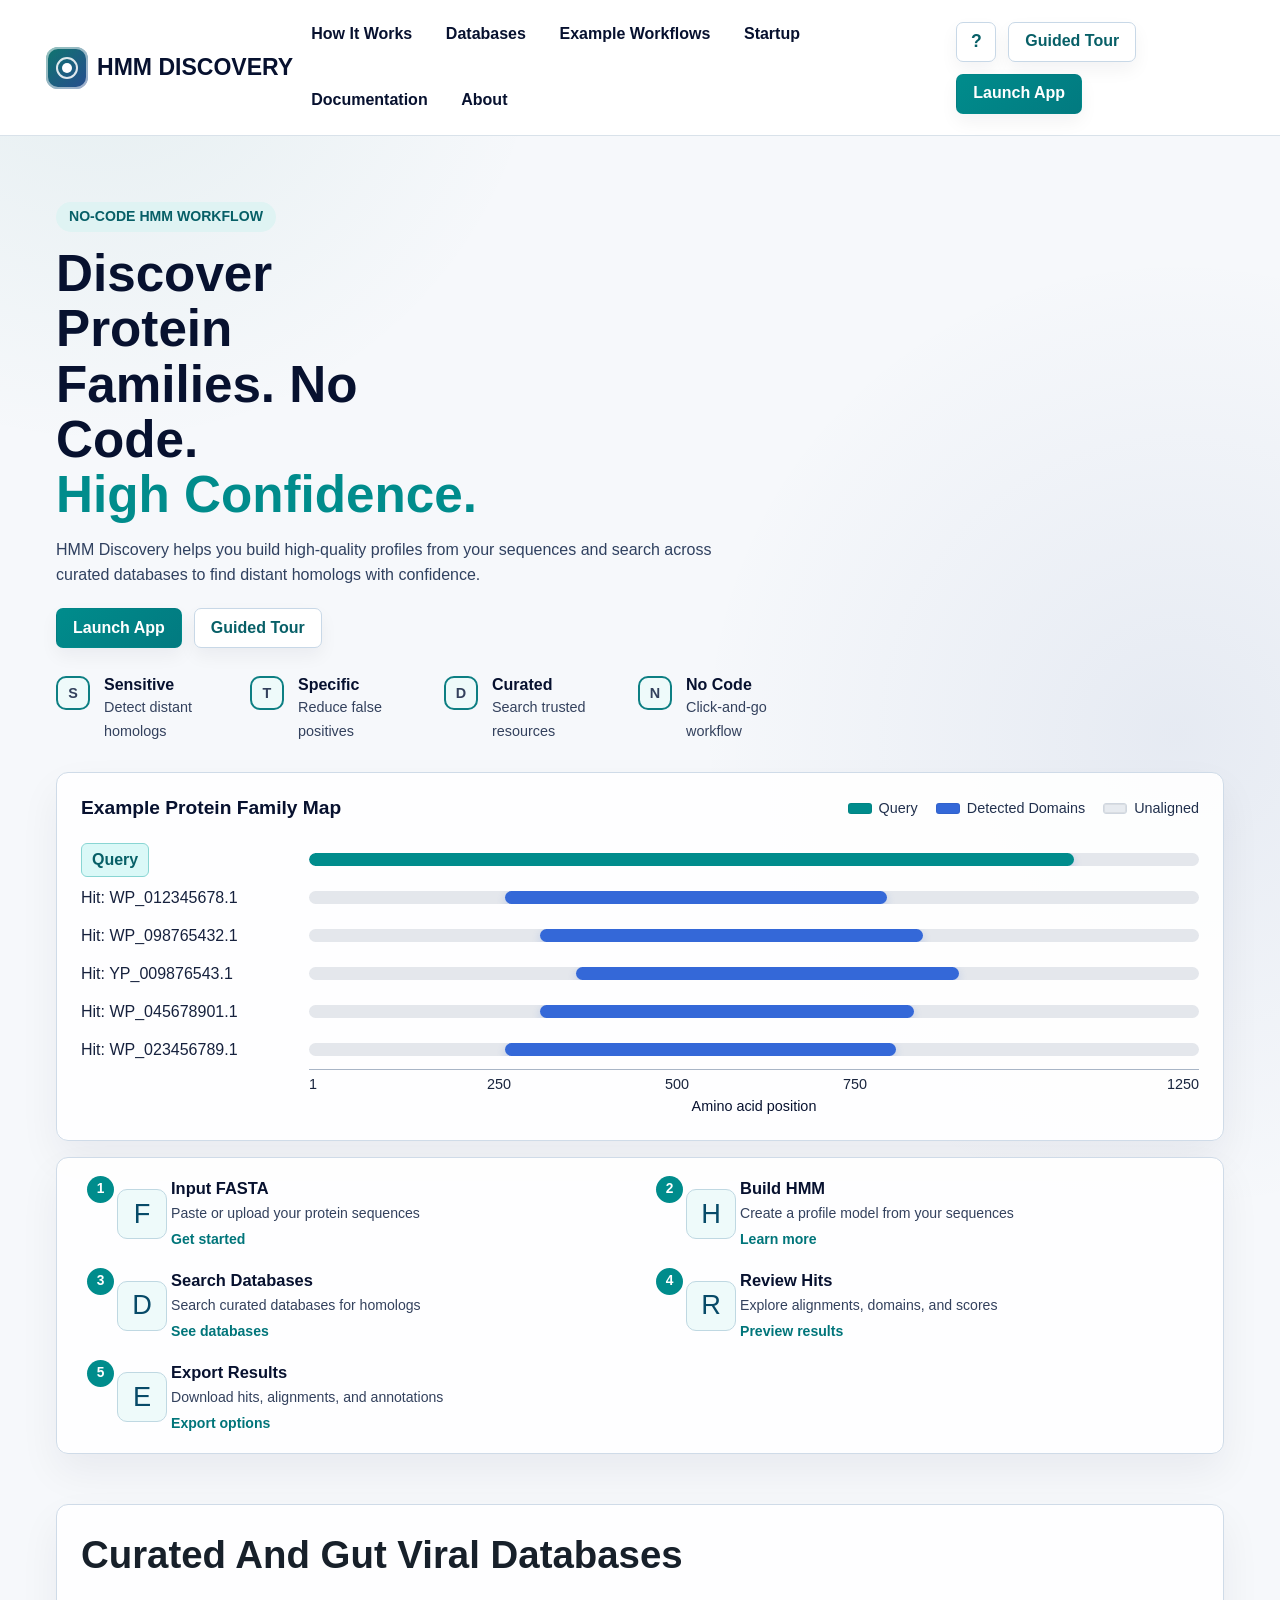
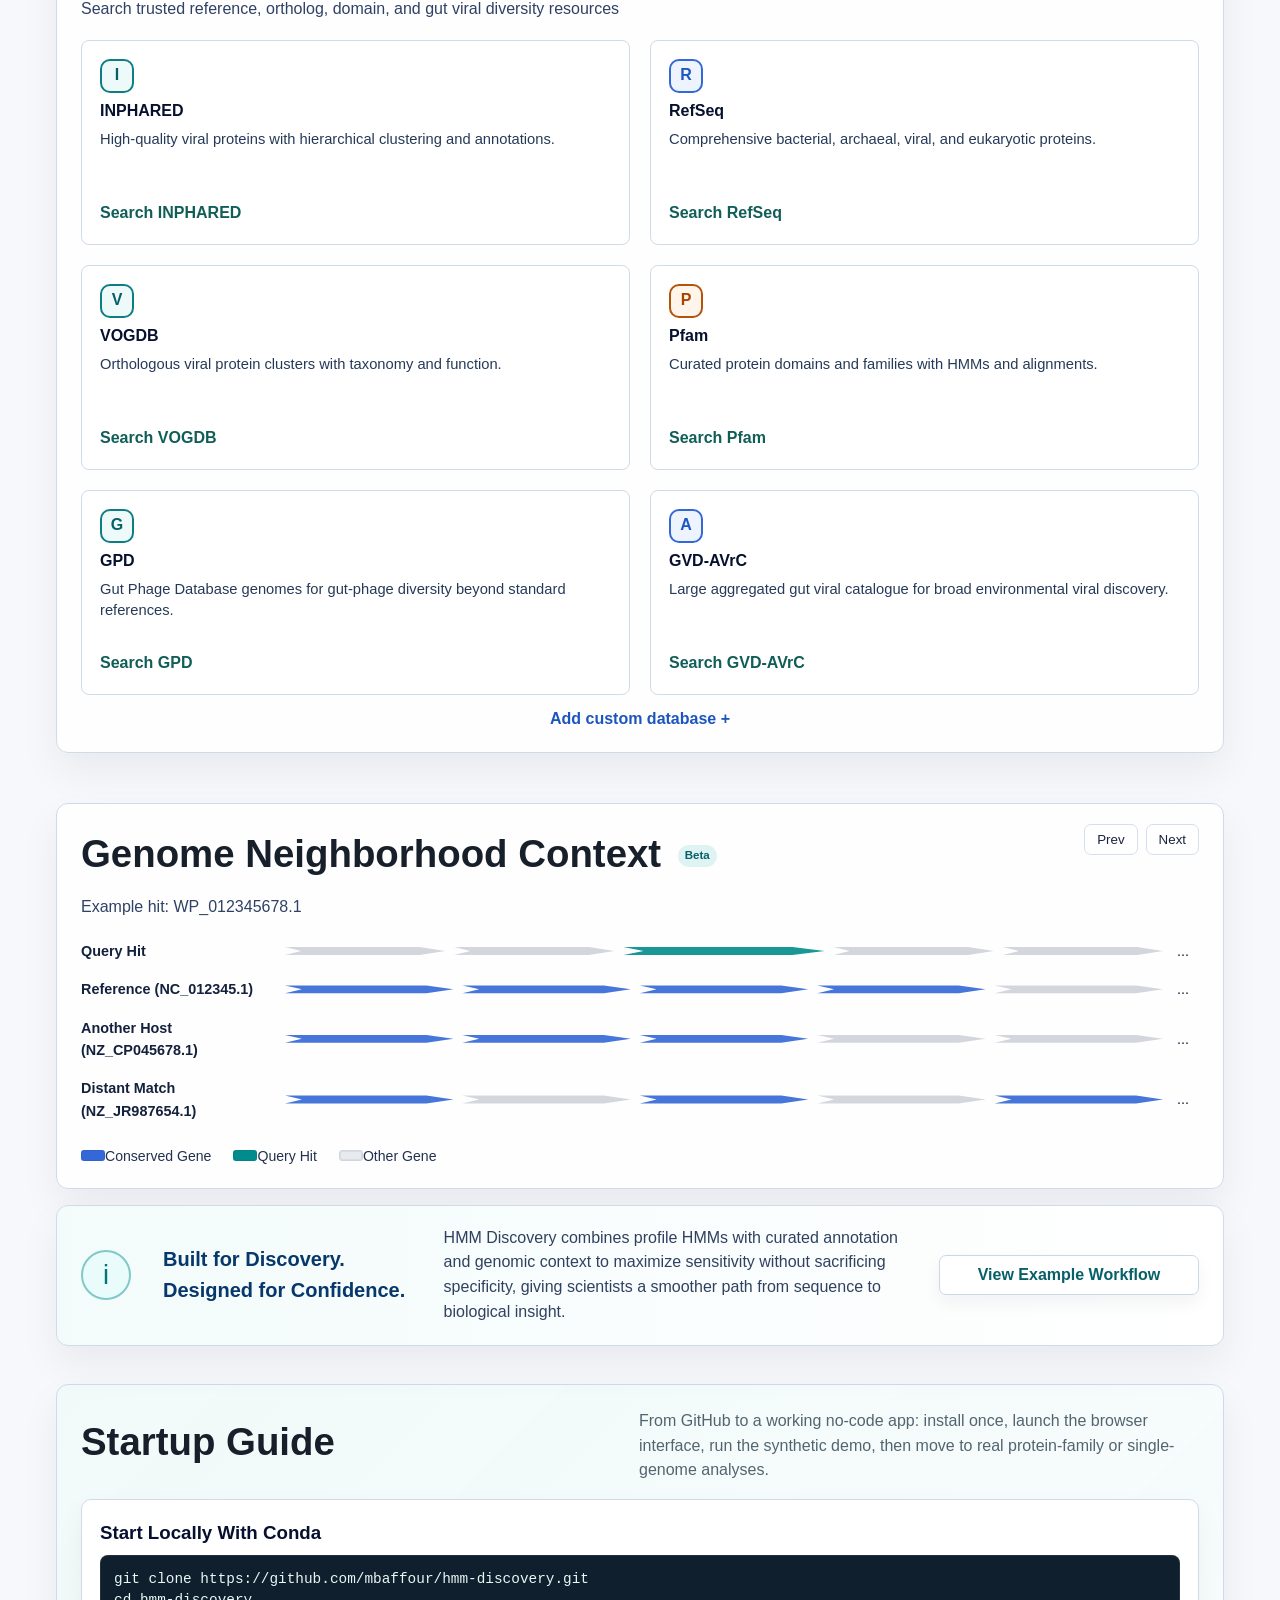
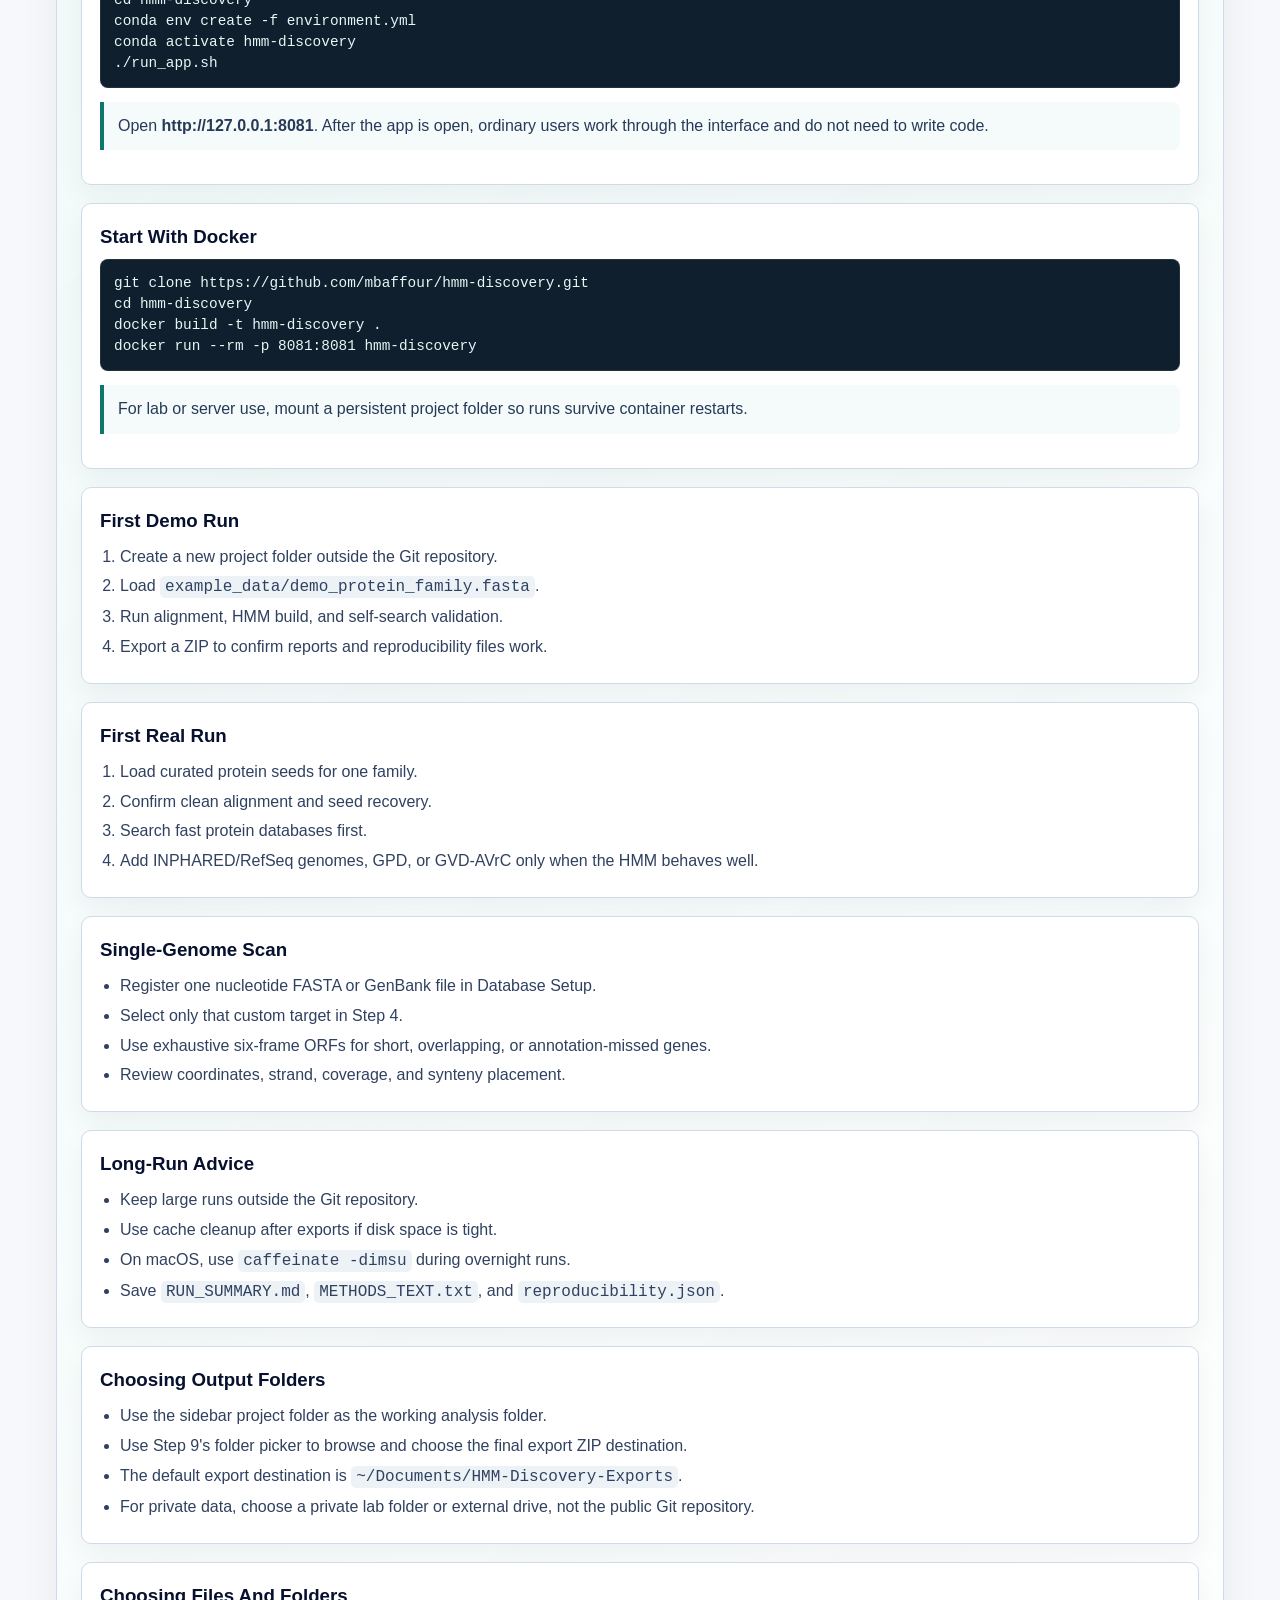
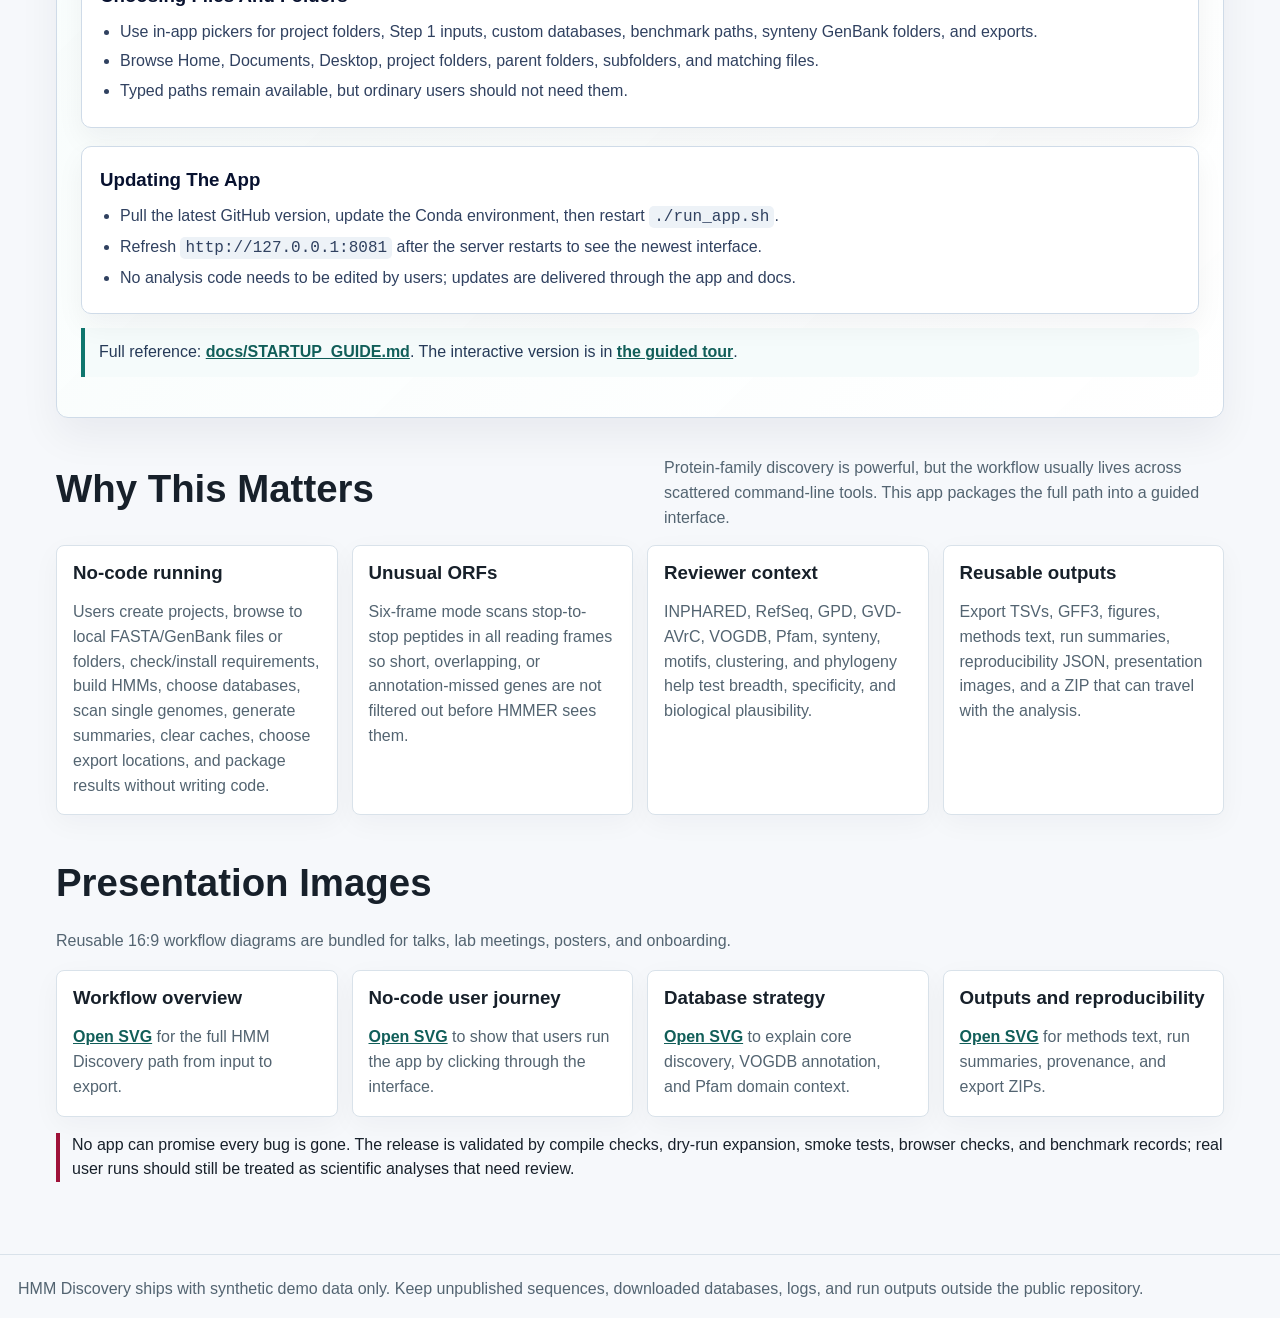
<file: www/index.html>
<!doctype html>
<html lang="en">
<head>
  <meta charset="utf-8">
  <meta name="viewport" content="width=device-width, initial-scale=1">
  <title>HMM Discovery | Protein Family Discovery App</title>
  <style>
    :root {
      --ink: #17202a;
      --muted: #536471;
      --line: #d9e2ea;
      --paper: #ffffff;
      --wash: #f6f8fb;
      --wash-2: #eef5f5;
      --accent: #0f766e;
      --accent-dark: #115e59;
      --blue: #284b8f;
      --gold: #9a6700;
      --copper: #b45309;
      --danger: #9f1239;
      --shadow: 0 18px 50px rgba(23, 32, 42, 0.08);
    }
    * { box-sizing: border-box; }
    html { scroll-behavior: smooth; }
    body {
      margin: 0;
      font-family: -apple-system, BlinkMacSystemFont, "Segoe UI", sans-serif;
      color: var(--ink);
      background:
        radial-gradient(circle at 8% 0%, rgba(15,118,110,0.08), transparent 28rem),
        radial-gradient(circle at 92% 12%, rgba(40,75,143,0.08), transparent 30rem),
        var(--wash);
      line-height: 1.55;
      overflow-wrap: anywhere;
      overflow-x: hidden;
    }
    a { color: var(--accent-dark); font-weight: 700; }
    header {
      background: var(--paper);
      border-bottom: 1px solid var(--line);
      position: sticky;
      top: 0;
      z-index: 10;
    }
    .nav {
      max-width: 1180px;
      margin: 0 auto;
      padding: 12px 18px;
      display: flex;
      align-items: center;
      justify-content: space-between;
      gap: 14px;
    }
    .brand {
      display: inline-flex;
      align-items: center;
      gap: 9px;
      font-weight: 850;
      font-size: 1.05rem;
      white-space: nowrap;
    }
    .brand-mark {
      width: 29px;
      height: 29px;
      border-radius: 7px;
      display: inline-grid;
      place-items: center;
      color: white;
      background: linear-gradient(135deg, var(--accent), var(--blue));
      font-weight: 900;
    }
    .links { display: flex; flex-wrap: wrap; gap: 8px; font-size: 0.9rem; }
    .links a {
      text-decoration: none;
      color: var(--muted);
      padding: 6px 8px;
      border-radius: 6px;
    }
    .links a:hover { color: var(--ink); background: var(--wash); }
    main { max-width: 1180px; margin: 0 auto; padding: 24px 18px 54px; }
    .hero {
      min-height: min(760px, 76vh);
      display: grid;
      grid-template-columns: minmax(0, 1fr) minmax(300px, 520px);
      gap: 34px;
      align-items: center;
      padding: 18px 0 26px;
    }
    .hero > *,
    main > *,
    section,
    .visual,
    .card,
    .rail-step,
    .db-chip {
      min-width: 0;
      max-width: 100%;
    }
    h1 {
      font-size: clamp(2.4rem, 7vw, 5.4rem);
      line-height: 0.97;
      letter-spacing: 0;
      margin: 0 0 16px;
      max-width: 9ch;
    }
    h2 { margin: 0 0 12px; font-size: clamp(1.6rem, 3vw, 2.4rem); }
    h3 { margin: 0 0 8px; }
    p { color: var(--muted); }
    .lead { font-size: 1.12rem; max-width: 700px; }
    .actions { display: flex; flex-wrap: wrap; gap: 10px; margin-top: 22px; }
    .button {
      display: inline-flex;
      align-items: center;
      justify-content: center;
      min-height: 42px;
      border: 1px solid var(--accent);
      border-radius: 6px;
      padding: 9px 13px;
      text-decoration: none;
      background: var(--accent);
      color: white;
      box-shadow: 0 8px 22px rgba(15,118,110,0.2);
    }
    .button.secondary { background: var(--paper); color: var(--accent-dark); }
    .button:hover { transform: translateY(-1px); }
    .visual {
      background: var(--paper);
      border: 1px solid var(--line);
      border-radius: 8px;
      padding: 14px;
      box-shadow: var(--shadow);
      overflow: hidden;
    }
    .visual img { width: 100%; height: auto; display: block; }
    .science-map {
      display: grid;
      gap: 12px;
    }
    .map-top {
      display: flex;
      align-items: center;
      justify-content: space-between;
      gap: 10px;
      min-height: 44px;
    }
    .mini-title { font-weight: 850; }
    .mini-status {
      color: var(--accent-dark);
      background: #e6f4f1;
      border: 1px solid #b9ded8;
      border-radius: 999px;
      padding: 4px 9px;
      font-size: 0.8rem;
      font-weight: 800;
      white-space: nowrap;
    }
    .workflow-rail {
      display: grid;
      grid-template-columns: repeat(5, minmax(0, 1fr));
      gap: 8px;
      margin: 12px 0 4px;
    }
    .rail-step {
      border: 1px solid var(--line);
      border-radius: 8px;
      padding: 10px 8px;
      min-height: 92px;
      background: #fbfdff;
    }
    .rail-step strong { display: block; font-size: 0.88rem; line-height: 1.15; }
    .rail-step span { display: block; color: var(--muted); font-size: 0.76rem; line-height: 1.25; margin-top: 5px; }
    .protein-track {
      position: relative;
      min-height: 172px;
      border: 1px solid var(--line);
      border-radius: 8px;
      background:
        linear-gradient(90deg, rgba(15,118,110,0.09), rgba(40,75,143,0.07)),
        repeating-linear-gradient(90deg, transparent 0 54px, rgba(23,32,42,0.04) 54px 55px);
      overflow: hidden;
      padding: 18px;
    }
    .gene {
      position: absolute;
      height: 26px;
      border-radius: 999px 8px 8px 999px;
      background: var(--accent);
      box-shadow: 0 8px 18px rgba(15,118,110,0.18);
    }
    .gene.blue { background: var(--blue); }
    .gene.gold { background: var(--gold); }
    .gene.copper { background: var(--copper); }
    .hit-window {
      position: absolute;
      left: 37%;
      top: 18px;
      width: 27%;
      height: 136px;
      border: 2px dashed rgba(159,18,57,0.48);
      border-radius: 8px;
      background: rgba(255,255,255,0.52);
    }
    .hit-window span {
      position: absolute;
      left: 10px;
      bottom: 8px;
      font-size: 0.76rem;
      font-weight: 800;
      color: var(--danger);
    }
    .db-strip {
      display: grid;
      grid-template-columns: repeat(4, minmax(0, 1fr));
      gap: 8px;
    }
    .db-chip {
      min-height: 62px;
      border: 1px solid var(--line);
      background: #fbfcfe;
      border-radius: 8px;
      padding: 9px;
    }
    .db-chip strong { display: block; font-size: 0.86rem; line-height: 1.15; }
    .db-chip span { display: block; color: var(--muted); font-size: 0.74rem; margin-top: 4px; line-height: 1.2; }
    section { margin-top: 34px; }
    .section-head {
      display: flex;
      align-items: end;
      justify-content: space-between;
      gap: 18px;
      margin-bottom: 14px;
    }
    .section-head p { margin: 0; max-width: 560px; }
    .grid { display: grid; grid-template-columns: repeat(auto-fit, minmax(245px, 1fr)); gap: 14px; }
    .card {
      background: var(--paper);
      border: 1px solid var(--line);
      border-radius: 8px;
      padding: 16px;
      min-width: 0;
      min-height: 142px;
      box-shadow: 0 8px 28px rgba(23, 32, 42, 0.04);
    }
    .card h3 { line-height: 1.2; }
    .card p { margin-bottom: 0; }
    .tag {
      display: inline-block;
      border: 1px solid var(--line);
      border-radius: 999px;
      padding: 3px 9px;
      margin: 2px 4px 2px 0;
      font-size: 0.82rem;
      color: var(--muted);
      background: #fbfcfe;
      max-width: 100%;
    }
    .steps { counter-reset: step; }
    .step {
      display: grid;
      grid-template-columns: 44px 1fr;
      gap: 12px;
      margin: 12px 0;
      padding: 12px;
      background: rgba(255,255,255,0.62);
      border: 1px solid var(--line);
      border-radius: 8px;
    }
    .step::before {
      counter-increment: step;
      content: counter(step);
      width: 34px;
      height: 34px;
      border-radius: 999px;
      background: var(--blue);
      color: white;
      display: grid;
      place-items: center;
      font-weight: 800;
    }
    .note { border-left: 4px solid var(--gold); padding-left: 12px; color: var(--ink); }
    .risk { border-left-color: var(--danger); }
    footer { border-top: 1px solid var(--line); padding: 22px 18px; color: var(--muted); }
    code {
      font-family: ui-monospace, SFMono-Regular, Menlo, Consolas, monospace;
      background: #edf2f7;
      border-radius: 5px;
      padding: 2px 5px;
    }
    @media (max-width: 800px) {
      .hero { grid-template-columns: 1fr; min-height: auto; }
      .links { display: none; }
      h1 { max-width: none; }
      .workflow-rail, .db-strip { grid-template-columns: 1fr 1fr; }
      .section-head { display: block; }
    }
    @media (max-width: 520px) {
      main { padding-inline: 14px; width: 100%; }
      h1 { font-size: 2.35rem; line-height: 1.03; }
      .workflow-rail, .db-strip { grid-template-columns: 1fr; }
      .actions .button { width: 100%; }
      .lead { font-size: 1rem; }
      .tag { font-size: 0.78rem; }
      .visual { padding: 10px; }
      .rail-step { min-height: 74px; }
    }
    .brand { text-transform: uppercase; letter-spacing: 0; font-size: clamp(1.05rem, 1.8vw, 1.65rem); color: #07112f; }
    .brand-mark { width: 42px; height: 42px; border-radius: 12px; font-size: 0; position: relative; box-shadow: inset 0 0 0 2px rgba(255,255,255,0.55); }
    .brand-mark::before,
    .brand-mark::after {
      content: "";
      position: absolute;
      inset: 10px;
      border: 2px solid rgba(255,255,255,0.86);
      border-radius: 50%;
    }
    .brand-mark::after { inset: 16px; background: white; border: 0; }
    .nav { max-width: 1880px; padding: 14px 46px; }
    .links { gap: clamp(10px, 2vw, 34px); font-size: 1rem; }
    .links a { color: #07112f; padding: 8px 4px; }
    .nav-actions { display: flex; align-items: center; gap: 12px; flex-wrap: wrap; }
    .icon-button,
    .nav-button {
      min-height: 40px;
      border: 1px solid #c8d8e7;
      border-radius: 7px;
      display: inline-flex;
      align-items: center;
      justify-content: center;
      text-decoration: none;
      color: #075f67;
      background: #ffffff;
      font-weight: 800;
      box-shadow: 0 8px 18px rgba(15, 23, 42, 0.05);
    }
    .icon-button { width: 40px; font-size: 1.1rem; }
    .nav-button { padding: 0 16px; white-space: nowrap; }
    .nav-button.primary { background: linear-gradient(135deg, #008c8c, #027a80); color: white; border-color: transparent; }
    main.showcase-main { max-width: 1880px; padding: 32px 56px 56px; }
    .showcase {
      display: grid;
      gap: 16px;
      min-height: calc(100vh - 112px);
    }
    .showcase-hero {
      display: grid;
      grid-template-columns: minmax(360px, 0.78fr) minmax(520px, 1.22fr);
      gap: 28px;
      align-items: stretch;
    }
    .eyebrow {
      display: inline-flex;
      align-items: center;
      min-height: 28px;
      border-radius: 999px;
      padding: 4px 13px;
      color: #075f67;
      background: #dff3f3;
      font-weight: 900;
      font-size: 0.88rem;
      letter-spacing: 0;
    }
    .hero-copy h1 {
      margin: 14px 0 16px;
      max-width: 12ch;
      color: #07112f;
      font-size: clamp(2.4rem, 4vw, 4.25rem);
      line-height: 1.08;
      font-weight: 900;
    }
    .hero-copy h1 span { color: #008c8c; white-space: nowrap; }
    .hero-copy .lead { max-width: 690px; color: #304160; font-size: clamp(1rem, 1.25vw, 1.28rem); line-height: 1.55; }
    .hero-actions {
      display: flex;
      flex-wrap: wrap;
      gap: 12px;
      margin-top: 20px;
    }
    .hero-features {
      display: grid;
      grid-template-columns: repeat(4, minmax(0, 1fr));
      gap: 16px;
      margin-top: 28px;
      max-width: 760px;
    }
    .feature {
      display: grid;
      grid-template-columns: 38px minmax(0, 1fr);
      gap: 10px;
      align-items: start;
      min-width: 0;
    }
    .feature-icon,
    .db-icon {
      width: 34px;
      height: 34px;
      border-radius: 10px;
      display: grid;
      place-items: center;
      color: #075f67;
      border: 2px solid #0d7f83;
      font-weight: 900;
      background: #eefafa;
    }
    .feature strong,
    .db-card strong { display: block; color: #07112f; line-height: 1.16; }
    .feature span { color: #33415d; font-size: 0.9rem; line-height: 1.25; }
    .panel {
      background: rgba(255,255,255,0.92);
      border: 1px solid #cfdbe8;
      border-radius: 12px;
      box-shadow: 0 18px 40px rgba(7,17,47,0.06);
      min-width: 0;
      overflow: hidden;
    }
    .protein-map { padding: 20px 24px 22px; }
    .panel-title {
      display: flex;
      justify-content: space-between;
      align-items: center;
      gap: 18px;
      margin-bottom: 18px;
    }
    .panel-title h2,
    .panel-title h3 { margin: 0; color: #07112f; font-size: 1.2rem; }
    .legend { display: flex; gap: 18px; flex-wrap: wrap; color: #22314e; font-size: 0.9rem; }
    .legend span { display: inline-flex; align-items: center; gap: 7px; white-space: nowrap; }
    .swatch { width: 24px; height: 11px; border-radius: 3px; background: #008c8c; display: inline-block; box-shadow: inset 0 0 0 1px rgba(0,0,0,0.06); }
    .swatch.blue { background: #3468d8; }
    .swatch.gray { background: #e7ebf0; border: 1px solid #cfd6df; }
    .map-row {
      display: grid;
      grid-template-columns: 210px minmax(0, 1fr);
      gap: 18px;
      align-items: center;
      min-height: 38px;
    }
    .map-label { color: #16213d; white-space: nowrap; overflow: hidden; text-overflow: ellipsis; }
    .query-label {
      display: inline-flex;
      padding: 4px 10px;
      border-radius: 6px;
      background: #daf8f7;
      border: 1px solid #89d5d3;
      color: #075f67;
      font-weight: 900;
      width: max-content;
    }
    .track {
      height: 13px;
      border-radius: 999px;
      background: #e4e7ec;
      position: relative;
      overflow: hidden;
    }
    .segment {
      position: absolute;
      top: 0;
      height: 100%;
      border-radius: 999px;
      background: #3468d8;
      box-shadow: 0 3px 9px rgba(52,104,216,0.22);
    }
    .segment.query { background: #008c8c; }
    .axis {
      margin-left: 228px;
      border-top: 1px solid #a8b5c6;
      display: grid;
      grid-template-columns: repeat(5, 1fr);
      color: #18243d;
      font-size: 0.9rem;
      padding-top: 3px;
    }
    .axis span:last-child { text-align: right; }
    .axis-label { margin-left: 228px; text-align: center; color: #07112f; font-size: 0.9rem; }
    .workflow-strip {
      display: grid;
      grid-template-columns: repeat(5, minmax(0, 1fr));
      gap: 0;
      padding: 18px 22px;
      align-items: stretch;
    }
    .flow-card {
      display: grid;
      grid-template-columns: 70px minmax(0, 1fr) 20px;
      gap: 10px;
      align-items: center;
      min-width: 0;
      padding: 0 12px;
      position: relative;
    }
    .flow-card:last-child { grid-template-columns: 70px minmax(0, 1fr); }
    .flow-number {
      width: 27px;
      height: 27px;
      border-radius: 50%;
      background: #008c8c;
      color: white;
      display: grid;
      place-items: center;
      font-weight: 900;
      font-size: 0.86rem;
      position: absolute;
      left: 8px;
      top: 0;
      z-index: 2;
    }
    .flow-icon {
      width: 50px;
      height: 50px;
      margin-left: 26px;
      border-radius: 10px;
      display: grid;
      place-items: center;
      font-size: 1.7rem;
      color: #074a68;
      background: #eefafa;
      border: 1px solid #bfd8e2;
    }
    .flow-card h3 { margin: 0 0 4px; color: #07112f; font-size: 1.03rem; }
    .flow-card p { margin: 0; color: #33415d; font-size: 0.88rem; line-height: 1.25; }
    .flow-card a { display: inline-block; margin-top: 6px; text-decoration: none; color: #00757a; font-size: 0.88rem; }
    .flow-arrow { color: #c0cad8; font-size: 2.4rem; line-height: 1; }
    .lower-grid {
      display: grid;
      grid-template-columns: 1.06fr 0.94fr;
      gap: 16px;
    }
    .db-panel,
    .synteny-panel { padding: 20px 24px; }
    .subtle { color: #2f4164; margin: 0; }
    .database-grid {
      display: grid;
      grid-template-columns: repeat(4, minmax(0, 1fr));
      gap: 20px;
      margin-top: 18px;
    }
    .db-card {
      border: 1px solid #cfdbe8;
      border-radius: 8px;
      padding: 18px;
      min-height: 205px;
      display: flex;
      flex-direction: column;
      gap: 9px;
      background: #fff;
      transition: transform 160ms ease, box-shadow 160ms ease;
    }
    .db-card:hover { transform: translateY(-2px); box-shadow: 0 16px 32px rgba(7,17,47,0.09); }
    .db-card p { margin: 0; color: #263a58; font-size: 0.92rem; line-height: 1.42; }
    .db-card a { margin-top: auto; text-decoration: none; }
    .db-card.refseq .db-icon { color: #1d55bf; border-color: #3468d8; background: #eef4ff; }
    .db-card.pfam .db-icon { color: #a74302; border-color: #b45309; background: #fff5eb; }
    .custom-link { display: block; text-align: center; margin-top: 12px; text-decoration: none; color: #1d55bf; }
    .synteny-head {
      display: flex;
      justify-content: space-between;
      gap: 12px;
      align-items: start;
      margin-bottom: 14px;
    }
    .beta {
      display: inline-flex;
      margin-left: 6px;
      padding: 2px 7px;
      border-radius: 999px;
      background: #dff3f3;
      color: #075f67;
      font-size: 0.72rem;
      vertical-align: middle;
    }
    .pager { display: flex; gap: 8px; }
    .pager button {
      border: 1px solid #d5dfeb;
      background: white;
      border-radius: 7px;
      padding: 7px 12px;
      color: #19233c;
    }
    .neighborhood {
      display: grid;
      gap: 16px;
      margin-top: 20px;
    }
    .gene-row {
      display: grid;
      grid-template-columns: 190px minmax(0, 1fr) 22px;
      gap: 14px;
      align-items: center;
      color: #14213d;
      font-size: 0.9rem;
    }
    .gene-line { display: flex; gap: 9px; align-items: center; min-width: 0; }
    .arrow-gene {
      height: 14px;
      min-width: 42px;
      flex: 1 1 58px;
      background: #cfd3da;
      clip-path: polygon(0 22%, 84% 22%, 100% 50%, 84% 78%, 0 78%, 10% 50%);
      opacity: 0.9;
    }
    .arrow-gene.conserved { background: #3468d8; }
    .arrow-gene.query { background: #008c8c; flex-grow: 1.4; }
    .gene-legend { display: flex; gap: 22px; flex-wrap: wrap; margin-top: 24px; color: #22314e; font-size: 0.88rem; }
    .bottom-callout {
      display: grid;
      grid-template-columns: 64px minmax(230px, 0.55fr) minmax(300px, 1fr) 260px;
      gap: 18px;
      align-items: center;
      padding: 20px 24px;
      background: linear-gradient(90deg, #f3fbfb, #ffffff);
    }
    .callout-icon {
      width: 50px;
      height: 50px;
      border-radius: 50%;
      display: grid;
      place-items: center;
      border: 2px solid #80c9c8;
      color: #00757a;
      font-size: 1.7rem;
      background: #e9fbfa;
    }
    .bottom-callout h2 { margin: 0; color: #07386b; font-size: 1.25rem; }
    .bottom-callout p { margin: 0; color: #304160; }
    .article-section { margin-top: 38px; }
    .article-grid { grid-template-columns: repeat(auto-fit, minmax(260px, 1fr)); }
    .startup-panel {
      padding: 24px;
      background:
        linear-gradient(135deg, rgba(240,250,249,0.92), rgba(255,255,255,0.96)),
        #ffffff;
    }
    .startup-grid {
      display: grid;
      grid-template-columns: minmax(280px, 0.85fr) minmax(320px, 1.15fr);
      gap: 18px;
      align-items: start;
      margin-top: 16px;
    }
    .startup-card {
      border: 1px solid #cfdbe8;
      border-radius: 10px;
      background: #ffffff;
      padding: 18px;
      min-width: 0;
      box-shadow: 0 12px 28px rgba(7,17,47,0.05);
    }
    .startup-card h3 { color: #07112f; margin-top: 0; }
    .startup-card ol,
    .startup-card ul { margin: 10px 0 0; padding-left: 20px; color: #304160; }
    .startup-card li { margin: 5px 0; }
    .code-block {
      display: block;
      white-space: pre-wrap;
      overflow-wrap: anywhere;
      background: #0f1f2e;
      color: #e8f6f4;
      border-radius: 8px;
      padding: 14px;
      font-size: 0.9rem;
      line-height: 1.45;
      box-shadow: inset 0 0 0 1px rgba(255,255,255,0.08);
    }
    .startup-note {
      margin-top: 14px;
      padding: 12px 14px;
      border-left: 4px solid #0f766e;
      background: #f5fbfb;
      color: #263a58;
      border-radius: 0 8px 8px 0;
    }
    @media (max-width: 1280px) {
      .showcase-hero,
      .lower-grid,
      .startup-grid { grid-template-columns: 1fr; }
      .database-grid { grid-template-columns: repeat(2, minmax(0, 1fr)); }
      .workflow-strip { grid-template-columns: repeat(2, minmax(0, 1fr)); gap: 16px; }
      .flow-arrow { display: none; }
    }
    @media (max-width: 900px) {
      .nav { padding: 12px 18px; }
      .nav-actions { display: none; }
      main.showcase-main { padding: 24px 18px 42px; }
      .hero-features { grid-template-columns: repeat(2, minmax(0, 1fr)); }
      .map-row { grid-template-columns: 1fr; gap: 6px; margin-bottom: 12px; }
      .axis, .axis-label { margin-left: 0; }
      .workflow-strip,
      .database-grid,
      .bottom-callout { grid-template-columns: 1fr; }
      .flow-card { grid-template-columns: 64px minmax(0, 1fr); }
      .gene-row { grid-template-columns: 1fr; gap: 6px; }
      .gene-line { min-height: 24px; }
    }
    @media (max-width: 560px) {
      .brand { font-size: 1rem; }
      .brand-mark { width: 34px; height: 34px; }
      .hero-copy h1 { font-size: 2.35rem; }
      .hero-features { grid-template-columns: 1fr; }
      .protein-map, .db-panel, .synteny-panel, .workflow-strip, .bottom-callout, .startup-panel { padding: 16px; }
      .legend, .gene-legend { gap: 10px; }
      .map-label { white-space: normal; }
      .hero-actions .nav-button { width: 100%; }
    }
  </style>
</head>
<body>
  <header>
    <div class="nav">
      <div class="brand"><span class="brand-mark">H</span>HMM Discovery</div>
      <nav class="links" aria-label="Page links">
        <a href="#how-it-works">How It Works</a>
        <a href="#databases">Databases</a>
        <a href="#workflows">Example Workflows</a>
        <a href="#startup">Startup</a>
        <a href="guide.html">Documentation</a>
        <a href="#about">About</a>
      </nav>
      <div class="nav-actions">
        <a class="icon-button" href="guide.html" aria-label="Open documentation">?</a>
        <a class="nav-button" href="guide.html">Guided Tour</a>
        <a class="nav-button primary" href="guide.html">Launch App</a>
      </div>
    </div>
  </header>
  <main class="showcase-main">
    <section class="showcase" aria-label="HMM Discovery blog overview">
      <div class="showcase-hero">
        <div class="hero-copy">
          <span class="eyebrow">NO-CODE HMM WORKFLOW</span>
          <h1>Discover Protein Families. No Code. <span>High Confidence.</span></h1>
          <p class="lead">HMM Discovery helps you build high-quality profiles from your sequences and search across curated databases to find distant homologs with confidence.</p>
          <div class="hero-actions">
            <a class="nav-button primary" href="guide.html">Launch App</a>
            <a class="nav-button" href="guide.html">Guided Tour</a>
          </div>
          <div class="hero-features" aria-label="Core benefits">
            <div class="feature"><span class="feature-icon">S</span><div><strong>Sensitive</strong><span>Detect distant homologs</span></div></div>
            <div class="feature"><span class="feature-icon">T</span><div><strong>Specific</strong><span>Reduce false positives</span></div></div>
            <div class="feature"><span class="feature-icon">D</span><div><strong>Curated</strong><span>Search trusted resources</span></div></div>
            <div class="feature"><span class="feature-icon">N</span><div><strong>No Code</strong><span>Click-and-go workflow</span></div></div>
          </div>
        </div>
        <div class="panel protein-map" aria-label="Example protein family map">
          <div class="panel-title">
            <h2>Example Protein Family Map</h2>
            <div class="legend">
              <span><i class="swatch"></i>Query</span>
              <span><i class="swatch blue"></i>Detected Domains</span>
              <span><i class="swatch gray"></i>Unaligned</span>
            </div>
          </div>
          <div class="map-row"><div class="map-label"><span class="query-label">Query</span></div><div class="track"><i class="segment query" style="left:0;width:86%;"></i></div></div>
          <div class="map-row"><div class="map-label">Hit: WP_012345678.1</div><div class="track"><i class="segment" style="left:22%;width:43%;"></i></div></div>
          <div class="map-row"><div class="map-label">Hit: WP_098765432.1</div><div class="track"><i class="segment" style="left:26%;width:43%;"></i></div></div>
          <div class="map-row"><div class="map-label">Hit: YP_009876543.1</div><div class="track"><i class="segment" style="left:30%;width:43%;"></i></div></div>
          <div class="map-row"><div class="map-label">Hit: WP_045678901.1</div><div class="track"><i class="segment" style="left:26%;width:42%;"></i></div></div>
          <div class="map-row"><div class="map-label">Hit: WP_023456789.1</div><div class="track"><i class="segment" style="left:22%;width:44%;"></i></div></div>
          <div class="axis"><span>1</span><span>250</span><span>500</span><span>750</span><span>1250</span></div>
          <div class="axis-label">Amino acid position</div>
        </div>
      </div>

      <div class="panel workflow-strip" id="how-it-works" aria-label="Five step workflow">
        <article class="flow-card"><span class="flow-number">1</span><span class="flow-icon">F</span><div><h3>Input FASTA</h3><p>Paste or upload your protein sequences</p><a href="guide.html">Get started</a></div><span class="flow-arrow">›</span></article>
        <article class="flow-card"><span class="flow-number">2</span><span class="flow-icon">H</span><div><h3>Build HMM</h3><p>Create a profile model from your sequences</p><a href="guide.html#build">Learn more</a></div><span class="flow-arrow">›</span></article>
        <article class="flow-card"><span class="flow-number">3</span><span class="flow-icon">D</span><div><h3>Search Databases</h3><p>Search curated databases for homologs</p><a href="#databases">See databases</a></div><span class="flow-arrow">›</span></article>
        <article class="flow-card"><span class="flow-number">4</span><span class="flow-icon">R</span><div><h3>Review Hits</h3><p>Explore alignments, domains, and scores</p><a href="guide.html#interpret">Preview results</a></div><span class="flow-arrow">›</span></article>
        <article class="flow-card"><span class="flow-number">5</span><span class="flow-icon">E</span><div><h3>Export Results</h3><p>Download hits, alignments, and annotations</p><a href="guide.html#export">Export options</a></div></article>
      </div>

      <div class="lower-grid">
        <section class="panel db-panel" id="databases">
          <h2>Curated And Gut Viral Databases</h2>
          <p class="subtle">Search trusted reference, ortholog, domain, and gut viral diversity resources</p>
          <div class="database-grid">
            <article class="db-card"><span class="db-icon">I</span><strong>INPHARED</strong><p>High-quality viral proteins with hierarchical clustering and annotations.</p><a href="guide.html#databases">Search INPHARED</a></article>
            <article class="db-card refseq"><span class="db-icon">R</span><strong>RefSeq</strong><p>Comprehensive bacterial, archaeal, viral, and eukaryotic proteins.</p><a href="guide.html#databases">Search RefSeq</a></article>
            <article class="db-card"><span class="db-icon">V</span><strong>VOGDB</strong><p>Orthologous viral protein clusters with taxonomy and function.</p><a href="guide.html#databases">Search VOGDB</a></article>
            <article class="db-card pfam"><span class="db-icon">P</span><strong>Pfam</strong><p>Curated protein domains and families with HMMs and alignments.</p><a href="guide.html#databases">Search Pfam</a></article>
            <article class="db-card"><span class="db-icon">G</span><strong>GPD</strong><p>Gut Phage Database genomes for gut-phage diversity beyond standard references.</p><a href="guide.html#databases">Search GPD</a></article>
            <article class="db-card refseq"><span class="db-icon">A</span><strong>GVD-AVrC</strong><p>Large aggregated gut viral catalogue for broad environmental viral discovery.</p><a href="guide.html#databases">Search GVD-AVrC</a></article>
          </div>
          <a class="custom-link" href="guide.html#custom">Add custom database +</a>
        </section>

        <section class="panel synteny-panel" id="workflows">
          <div class="synteny-head">
            <div><h2>Genome Neighborhood Context <span class="beta">Beta</span></h2><p class="subtle">Example hit: WP_012345678.1</p></div>
            <div class="pager"><button type="button">Prev</button><button type="button">Next</button></div>
          </div>
          <div class="neighborhood" aria-label="Synteny neighborhood example">
            <div class="gene-row"><strong>Query Hit</strong><div class="gene-line"><span class="arrow-gene"></span><span class="arrow-gene"></span><span class="arrow-gene query"></span><span class="arrow-gene"></span><span class="arrow-gene"></span></div><span>...</span></div>
            <div class="gene-row"><strong>Reference (NC_012345.1)</strong><div class="gene-line"><span class="arrow-gene conserved"></span><span class="arrow-gene conserved"></span><span class="arrow-gene conserved"></span><span class="arrow-gene conserved"></span><span class="arrow-gene"></span></div><span>...</span></div>
            <div class="gene-row"><strong>Another Host (NZ_CP045678.1)</strong><div class="gene-line"><span class="arrow-gene conserved"></span><span class="arrow-gene conserved"></span><span class="arrow-gene conserved"></span><span class="arrow-gene"></span><span class="arrow-gene"></span></div><span>...</span></div>
            <div class="gene-row"><strong>Distant Match (NZ_JR987654.1)</strong><div class="gene-line"><span class="arrow-gene conserved"></span><span class="arrow-gene"></span><span class="arrow-gene conserved"></span><span class="arrow-gene"></span><span class="arrow-gene conserved"></span></div><span>...</span></div>
          </div>
          <div class="gene-legend">
            <span><i class="swatch blue"></i>Conserved Gene</span>
            <span><i class="swatch"></i>Query Hit</span>
            <span><i class="swatch gray"></i>Other Gene</span>
          </div>
        </section>
      </div>

      <div class="panel bottom-callout">
        <span class="callout-icon">i</span>
        <h2>Built for Discovery. Designed for Confidence.</h2>
        <p>HMM Discovery combines profile HMMs with curated annotation and genomic context to maximize sensitivity without sacrificing specificity, giving scientists a smoother path from sequence to biological insight.</p>
        <a class="nav-button" href="guide.html">View Example Workflow</a>
      </div>
    </section>

    <section class="article-section panel startup-panel" id="startup">
      <div class="section-head">
        <h2>Startup Guide</h2>
        <p>From GitHub to a working no-code app: install once, launch the browser interface, run the synthetic demo, then move to real protein-family or single-genome analyses.</p>
      </div>
      <div class="startup-grid">
        <article class="startup-card">
          <h3>Start Locally With Conda</h3>
          <code class="code-block">git clone https://github.com/mbaffour/hmm-discovery.git
cd hmm-discovery
conda env create -f environment.yml
conda activate hmm-discovery
./run_app.sh</code>
          <p class="startup-note">Open <strong>http://127.0.0.1:8081</strong>. After the app is open, ordinary users work through the interface and do not need to write code.</p>
        </article>
        <article class="startup-card">
          <h3>Start With Docker</h3>
          <code class="code-block">git clone https://github.com/mbaffour/hmm-discovery.git
cd hmm-discovery
docker build -t hmm-discovery .
docker run --rm -p 8081:8081 hmm-discovery</code>
          <p class="startup-note">For lab or server use, mount a persistent project folder so runs survive container restarts.</p>
        </article>
        <article class="startup-card">
          <h3>First Demo Run</h3>
          <ol>
            <li>Create a new project folder outside the Git repository.</li>
            <li>Load <code>example_data/demo_protein_family.fasta</code>.</li>
            <li>Run alignment, HMM build, and self-search validation.</li>
            <li>Export a ZIP to confirm reports and reproducibility files work.</li>
          </ol>
        </article>
        <article class="startup-card">
          <h3>First Real Run</h3>
          <ol>
            <li>Load curated protein seeds for one family.</li>
            <li>Confirm clean alignment and seed recovery.</li>
            <li>Search fast protein databases first.</li>
            <li>Add INPHARED/RefSeq genomes, GPD, or GVD-AVrC only when the HMM behaves well.</li>
          </ol>
        </article>
        <article class="startup-card">
          <h3>Single-Genome Scan</h3>
          <ul>
            <li>Register one nucleotide FASTA or GenBank file in Database Setup.</li>
            <li>Select only that custom target in Step 4.</li>
            <li>Use exhaustive six-frame ORFs for short, overlapping, or annotation-missed genes.</li>
            <li>Review coordinates, strand, coverage, and synteny placement.</li>
          </ul>
        </article>
        <article class="startup-card">
          <h3>Long-Run Advice</h3>
          <ul>
            <li>Keep large runs outside the Git repository.</li>
            <li>Use cache cleanup after exports if disk space is tight.</li>
            <li>On macOS, use <code>caffeinate -dimsu</code> during overnight runs.</li>
            <li>Save <code>RUN_SUMMARY.md</code>, <code>METHODS_TEXT.txt</code>, and <code>reproducibility.json</code>.</li>
          </ul>
        </article>
        <article class="startup-card">
          <h3>Choosing Output Folders</h3>
          <ul>
            <li>Use the sidebar project folder as the working analysis folder.</li>
            <li>Use Step 9's folder picker to browse and choose the final export ZIP destination.</li>
            <li>The default export destination is <code>~/Documents/HMM-Discovery-Exports</code>.</li>
            <li>For private data, choose a private lab folder or external drive, not the public Git repository.</li>
          </ul>
        </article>
        <article class="startup-card">
          <h3>Choosing Files And Folders</h3>
          <ul>
            <li>Use in-app pickers for project folders, Step 1 inputs, custom databases, benchmark paths, synteny GenBank folders, and exports.</li>
            <li>Browse Home, Documents, Desktop, project folders, parent folders, subfolders, and matching files.</li>
            <li>Typed paths remain available, but ordinary users should not need them.</li>
          </ul>
        </article>
        <article class="startup-card">
          <h3>Updating The App</h3>
          <ul>
            <li>Pull the latest GitHub version, update the Conda environment, then restart <code>./run_app.sh</code>.</li>
            <li>Refresh <code>http://127.0.0.1:8081</code> after the server restarts to see the newest interface.</li>
            <li>No analysis code needs to be edited by users; updates are delivered through the app and docs.</li>
          </ul>
        </article>
      </div>
      <p class="startup-note">Full reference: <a href="https://github.com/mbaffour/hmm-discovery/blob/main/docs/STARTUP_GUIDE.md">docs/STARTUP_GUIDE.md</a>. The interactive version is in <a href="guide.html">the guided tour</a>.</p>
    </section>

    <section class="article-section" id="about">
      <div class="section-head">
        <h2>Why This Matters</h2>
        <p>Protein-family discovery is powerful, but the workflow usually lives across scattered command-line tools. This app packages the full path into a guided interface.</p>
      </div>
      <div class="grid article-grid">
        <div class="card"><h3>No-code running</h3><p>Users create projects, browse to local FASTA/GenBank files or folders, check/install requirements, build HMMs, choose databases, scan single genomes, generate summaries, clear caches, choose export locations, and package results without writing code.</p></div>
        <div class="card"><h3>Unusual ORFs</h3><p>Six-frame mode scans stop-to-stop peptides in all reading frames so short, overlapping, or annotation-missed genes are not filtered out before HMMER sees them.</p></div>
        <div class="card"><h3>Reviewer context</h3><p>INPHARED, RefSeq, GPD, GVD-AVrC, VOGDB, Pfam, synteny, motifs, clustering, and phylogeny help test breadth, specificity, and biological plausibility.</p></div>
        <div class="card"><h3>Reusable outputs</h3><p>Export TSVs, GFF3, figures, methods text, run summaries, reproducibility JSON, presentation images, and a ZIP that can travel with the analysis.</p></div>
      </div>
    </section>

    <section class="article-section" id="presentation">
      <h2>Presentation Images</h2>
      <p>Reusable 16:9 workflow diagrams are bundled for talks, lab meetings, posters, and onboarding.</p>
      <div class="grid article-grid">
        <div class="card"><h3>Workflow overview</h3><p><a href="presentation/hmm_discovery_workflow_overview.svg">Open SVG</a> for the full HMM Discovery path from input to export.</p></div>
        <div class="card"><h3>No-code user journey</h3><p><a href="presentation/hmm_discovery_no_code_user_journey.svg">Open SVG</a> to show that users run the app by clicking through the interface.</p></div>
        <div class="card"><h3>Database strategy</h3><p><a href="presentation/hmm_discovery_database_strategy.svg">Open SVG</a> to explain core discovery, VOGDB annotation, and Pfam domain context.</p></div>
        <div class="card"><h3>Outputs and reproducibility</h3><p><a href="presentation/hmm_discovery_outputs_reproducibility.svg">Open SVG</a> for methods text, run summaries, provenance, and export ZIPs.</p></div>
      </div>
      <p class="note risk">No app can promise every bug is gone. The release is validated by compile checks, dry-run expansion, smoke tests, browser checks, and benchmark records; real user runs should still be treated as scientific analyses that need review.</p>
    </section>
  </main>
  <footer>
    HMM Discovery ships with synthetic demo data only. Keep unpublished sequences, downloaded databases, logs, and run outputs outside the public repository.
  </footer>
</body>
</html>
</file>
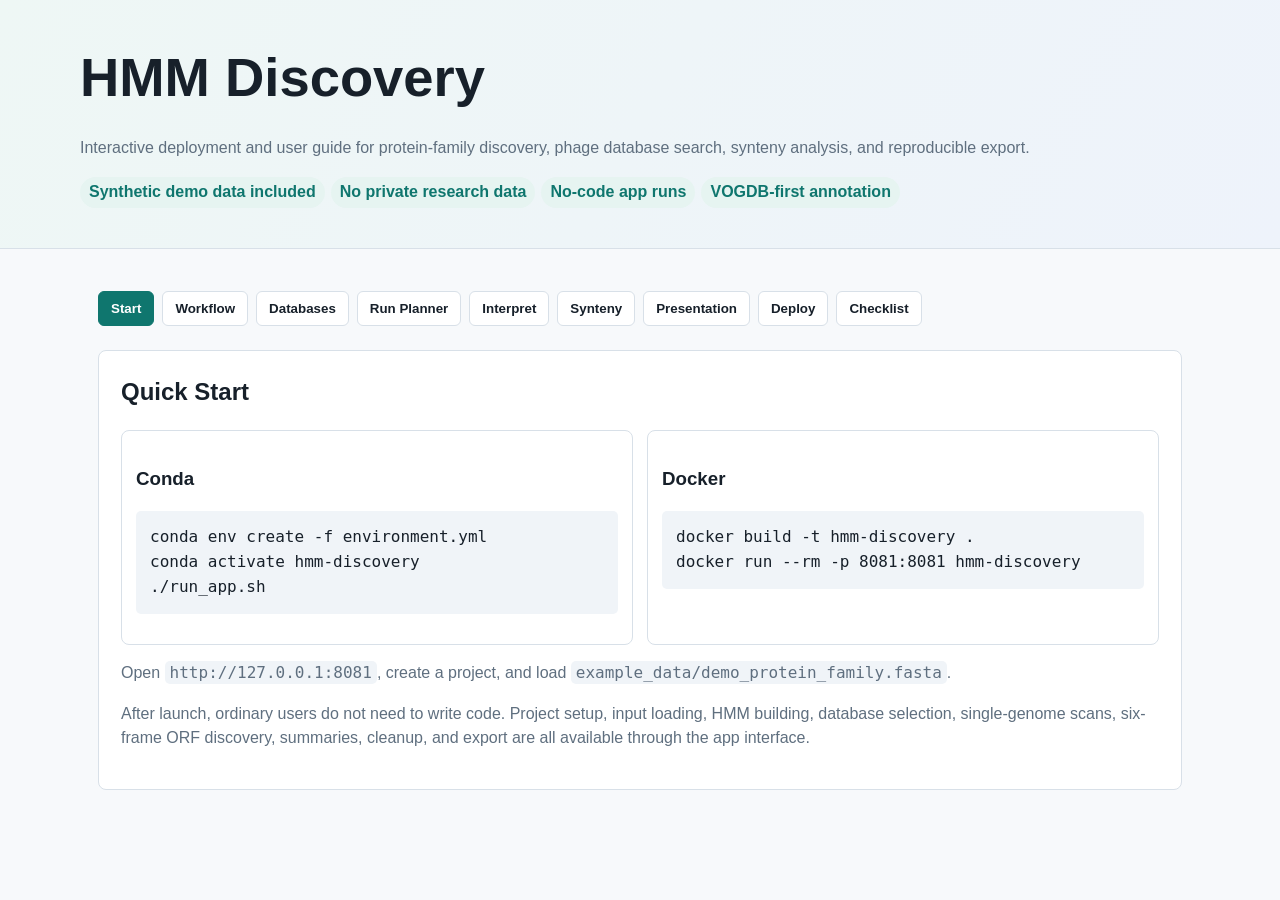
<file: README.html>
<!doctype html>
<html lang="en">
<head>
  <meta charset="utf-8">
  <meta name="viewport" content="width=device-width, initial-scale=1">
  <title>HMM Discovery Interactive Guide</title>
  <style>
    :root {
      --ink: #17202a;
      --muted: #5f6f7f;
      --line: #d8e0e8;
      --bg: #f7f9fb;
      --panel: #ffffff;
      --accent: #0f766e;
      --accent2: #365486;
      --warn: #a16207;
      --danger: #9f1239;
    }
    * { box-sizing: border-box; }
    body {
      margin: 0;
      font-family: -apple-system, BlinkMacSystemFont, "Segoe UI", sans-serif;
      color: var(--ink);
      background: var(--bg);
      line-height: 1.55;
    }
    header {
      padding: 36px 22px 24px;
      background: linear-gradient(120deg, #eef7f5, #eef3fb);
      border-bottom: 1px solid var(--line);
    }
    header div, main { max-width: 1120px; margin: 0 auto; }
    h1 { margin: 0 0 8px; font-size: clamp(2rem, 5vw, 3.4rem); }
    h2 { margin-top: 0; }
    p { color: var(--muted); }
    main { padding: 24px 18px 48px; }
    nav {
      display: flex;
      flex-wrap: wrap;
      gap: 8px;
      margin: 18px 0 24px;
    }
    button {
      border: 1px solid var(--line);
      background: var(--panel);
      color: var(--ink);
      border-radius: 6px;
      padding: 9px 12px;
      font-weight: 650;
      cursor: pointer;
    }
    button.active { background: var(--accent); color: white; border-color: var(--accent); }
    section.tab {
      display: none;
      background: var(--panel);
      border: 1px solid var(--line);
      border-radius: 8px;
      padding: 22px;
    }
    section.tab.active { display: block; }
    .grid { display: grid; grid-template-columns: repeat(auto-fit, minmax(240px, 1fr)); gap: 14px; }
    .card {
      border: 1px solid var(--line);
      border-radius: 8px;
      padding: 14px;
      background: #fff;
    }
    code, pre {
      font-family: ui-monospace, SFMono-Regular, Menlo, Consolas, monospace;
      background: #f0f4f8;
      border-radius: 5px;
    }
    code { padding: 2px 5px; }
    pre { overflow: auto; padding: 14px; }
    details {
      border: 1px solid var(--line);
      border-radius: 8px;
      padding: 12px 14px;
      background: #fff;
      margin: 10px 0;
    }
    summary { font-weight: 700; cursor: pointer; }
    .checklist label { display: block; margin: 8px 0; color: var(--ink); }
    .pill {
      display: inline-block;
      border-radius: 999px;
      padding: 3px 9px;
      background: #e6f4f1;
      color: var(--accent);
      font-weight: 700;
      margin-right: 6px;
    }
    .warn { color: var(--warn); font-weight: 700; }
  </style>
</head>
<body>
  <header>
    <div>
      <h1>HMM Discovery</h1>
      <p>Interactive deployment and user guide for protein-family discovery, phage database search, synteny analysis, and reproducible export.</p>
      <p><span class="pill">Synthetic demo data included</span><span class="pill">No private research data</span><span class="pill">No-code app runs</span><span class="pill">VOGDB-first annotation</span></p>
    </div>
  </header>
  <main>
    <nav aria-label="Guide tabs">
      <button class="active" data-tab="start">Start</button>
      <button data-tab="workflow">Workflow</button>
      <button data-tab="databases">Databases</button>
      <button data-tab="planner">Run Planner</button>
      <button data-tab="interpret">Interpret</button>
      <button data-tab="synteny">Synteny</button>
      <button data-tab="presentation">Presentation</button>
      <button data-tab="deploy">Deploy</button>
      <button data-tab="checklist">Checklist</button>
    </nav>

    <section id="start" class="tab active">
      <h2>Quick Start</h2>
      <div class="grid">
        <div class="card">
          <h3>Conda</h3>
          <pre>conda env create -f environment.yml
conda activate hmm-discovery
./run_app.sh</pre>
        </div>
        <div class="card">
          <h3>Docker</h3>
          <pre>docker build -t hmm-discovery .
docker run --rm -p 8081:8081 hmm-discovery</pre>
        </div>
      </div>
      <p>Open <code>http://127.0.0.1:8081</code>, create a project, and load <code>example_data/demo_protein_family.fasta</code>.</p>
      <p>After launch, ordinary users do not need to write code. Project setup, input loading, HMM building, database selection, single-genome scans, six-frame ORF discovery, summaries, cleanup, and export are all available through the app interface.</p>
    </section>

    <section id="workflow" class="tab">
      <h2>Research Workflow</h2>
      <details open><summary>1. Input</summary><p>Load a curated protein seed FASTA for your family. The demo FASTA is synthetic and only checks that the app works.</p></details>
      <details><summary>2. Alignment and HMM</summary><p>Run MAFFT, trimAl, and HMMER. Inspect seed recovery before searching large databases.</p></details>
      <details><summary>3. Search</summary><p>Start with protein databases for a fast signal. For a single genome or bring-your-own FASTA run, register the target in <strong>Database Setup -> Add Custom Database / Single Genome Target</strong>. Nucleotide targets can be searched with Prodigal predicted genes or exhaustive six-frame ORFs.</p></details>
      <details><summary>4. Analysis</summary><p>Review confidence tiers, clusters, motifs, taxonomy, phylogeny, and synteny.</p></details>
      <details><summary>5. Export</summary><p>Generate a run summary, then download TSVs, figures, report HTML, methods text, reproducibility JSON, and the full ZIP. The export step can also save the ZIP directly to a folder you choose.</p></details>
      <details><summary>6. Local file and folder picking</summary><p>Every file/folder path field has an in-app picker: project folders, Step 1 inputs, custom databases, benchmark paths, synteny GenBank folders, and export destinations. Typed paths remain available as a fallback.</p></details>
    </section>

    <section id="databases" class="tab">
      <h2>Database Strategy</h2>
      <p>The app includes registry entries for public databases but not the database files themselves.</p>
      <div class="grid">
        <div class="card"><h3>Fast check</h3><p>INPHARED proteins and RefSeq viral proteins are good first searches.</p></div>
        <div class="card"><h3>Single genome target</h3><p>Register one nucleotide FASTA as a custom database when you want to ask whether a specific genome contains the family.</p></div>
        <div class="card"><h3>Weird-gene mode</h3><p>Use exhaustive six-frame ORFs for short, overlapping, noncanonical, or annotation-missed genes. Use Prodigal for faster conventional gene prediction.</p></div>
        <div class="card"><h3>Discovery run</h3><p>INPHARED genomes and RefSeq viral genomes search translated proteins from nucleotide FASTA.</p></div>
        <div class="card"><h3>Viral annotation</h3><p>Use VOGDB VFAM for preferred viral ortholog/family annotation. It uses HMMER hmmscan and writes <code>vogdb_vfam_annotation.tsv</code>.</p></div>
        <div class="card"><h3>Reliability</h3><p>Large public files are cached resumably before local search to survive network interruptions.</p></div>
      </div>
      <p>VOGDB source: release 230 / RefSeq release 230, 39,585 VFAMs, <code>https://fileshare.csb.univie.ac.at/vog/vog230/vfam.hmm.tar.gz</code> and <code>https://fileshare.csb.univie.ac.at/vog/vog230/vfam.annotations.tsv.gz</code>.</p>
    </section>

    <section id="planner" class="tab">
      <h2>Run Planner</h2>
      <p>Choose the smallest run that answers the question, then scale up only after the HMM behaves well.</p>
      <div class="grid">
        <div class="card"><h3>Installation check</h3><p>Run the synthetic demo FASTA through input, alignment, HMM build, self-search, and export. This confirms the app and environment are healthy.</p></div>
        <div class="card"><h3>Single-genome question</h3><p>Register one nucleotide FASTA, select only that database, use exhaustive six-frame ORFs, and inspect coordinate-bearing hits plus synteny placement.</p></div>
        <div class="card"><h3>Fast biological signal</h3><p>Search INPHARED proteins, RefSeq viral proteins, and Swiss-Prot. This is the fastest way to see whether the HMM has a plausible signal.</p></div>
        <div class="card"><h3>Reviewer-scale discovery</h3><p>Add INPHARED genomes and RefSeq viral genomes. Use GPD/GVD-AVrC for gut/environmental breadth and RefSeq bacterial proteins for background specificity.</p></div>
      </div>
      <p class="warn">Do not start with every database unless you already know the HMM recovers seeds and the output disk has room.</p>
    </section>

    <section id="interpret" class="tab">
      <h2>Interpreting Results</h2>
      <details open><summary>What makes a hit convincing?</summary><p>Look for a strong bit score, low E-value, good HMM coverage, recovery of expected seed behavior, consistent database context, and a genomic neighborhood that makes biological sense.</p></details>
      <details><summary>What if six-frame finds hits Prodigal missed?</summary><p>That is expected for short, overlapping, noncanonical, or unusual genes. Treat the hit as a candidate and inspect coordinates, strand, coverage, synteny, and translated peptide length.</p></details>
      <details><summary>What should I cite?</summary><p>Cite HMM Discovery plus every tool and database selected in the run. Use <code>ACKNOWLEDGEMENTS.md</code>, <code>CITATION.cff</code>, <code>METHODS_TEXT.txt</code>, and <code>reproducibility.json</code>.</p></details>
      <details><summary>What should I not overclaim?</summary><p>Annotation databases suggest family/function context but are not proof of biochemical activity. Borderline hits still need review.</p></details>
    </section>

    <section id="synteny" class="tab">
      <h2>Synteny Outputs</h2>
      <p>Synteny aims to place each hit and recover five upstream and five downstream genes.</p>
      <ul>
        <li><code>synteny_table.tsv</code> for spreadsheet and custom plotting workflows.</li>
        <li><code>synteny_neighborhoods.gff3</code> for genome visualization tools.</li>
        <li><code>synteny_placement_report.tsv</code> for diagnosing unplaced hits.</li>
      </ul>
      <p class="warn">For unpublished genomes, keep project folders private and do not commit outputs.</p>
    </section>

    <section id="presentation" class="tab">
      <h2>Presentation Images</h2>
      <p>Use these 16:9 diagrams in slides, posters, lab meetings, onboarding, or a project website. They contain no private research data.</p>
      <div class="grid">
        <div class="card"><h3>Workflow overview</h3><p><a href="www/presentation/hmm_discovery_workflow_overview.svg">Open SVG</a></p></div>
        <div class="card"><h3>No-code user journey</h3><p><a href="www/presentation/hmm_discovery_no_code_user_journey.svg">Open SVG</a></p></div>
        <div class="card"><h3>Database strategy</h3><p><a href="www/presentation/hmm_discovery_database_strategy.svg">Open SVG</a></p></div>
        <div class="card"><h3>Outputs and reproducibility</h3><p><a href="www/presentation/hmm_discovery_outputs_reproducibility.svg">Open SVG</a></p></div>
      </div>
      <p>SVG files are best for crisp scalable slides. PNG exports are included when the local renderer is available.</p>
    </section>

    <section id="deploy" class="tab">
      <h2>Deployment Notes</h2>
      <div class="grid">
        <div class="card"><h3>Single lab machine</h3><p>Use conda or mamba, launch with <code>./run_app.sh</code>, and keep project directories on a large local disk.</p></div>
        <div class="card"><h3>Shared server</h3><p>Run behind institutional authentication and mount a persistent project volume.</p></div>
        <div class="card"><h3>Container</h3><p>Use the Dockerfile for reproducible installations across devices.</p></div>
      </div>
      <h3>All-Database Validation</h3>
      <p>In the app, open <strong>Database Setup</strong> and expand <strong>All-Database Research Validation</strong>. Use <strong>Dry-Run Expansion</strong> first, then <strong>Start / Resume</strong>. The app displays the manifest, PID, per-database status, and live log.</p>
      <p class="warn">For nucleotide databases, use exhaustive six-frame ORFs for discovery validation. Prodigal is available as a faster conventional annotation baseline, but it can miss the weird genes this tool is designed to find.</p>
      <p>After a run, open <strong>Step 9 -> Run Summary</strong> to create <code>RUN_SUMMARY.md</code> and <code>run_summary.json</code> with inputs, settings, database statuses, hit counts, confidence tiers, synteny status, and key output files.</p>
      <p>A release is core-discovery ready when required discovery databases pass and optional annotation databases are recorded as complete, failed, skipped, or partial with a clear reason. VOGDB VFAM is the supported viral ortholog annotation route.</p>
      <p>For methods and citation hygiene, include the repository citation plus every tool and database selected in the run. The release bundle includes <code>docs/METHODOLOGY.md</code>, <code>ACKNOWLEDGEMENTS.md</code>, and <code>CITATION.cff</code>, while run exports include <code>METHODS_TEXT.txt</code> and <code>reproducibility.json</code>.</p>
      <p>Seed/input FASTA files are not auto-registered as databases; the registry contains public databases plus only custom databases a user explicitly adds.</p>
    </section>

    <section id="checklist" class="tab">
      <h2>Pre-Publish Checklist</h2>
      <div class="checklist">
        <label><input type="checkbox"> No private FASTA, GenBank, logs, results, or database files are committed.</label>
        <label><input type="checkbox"> <code>python -m compileall -q app.py core ui pipeline</code> passes.</label>
        <label><input type="checkbox"> Environment check reports <code>all_full_run_ok</code>.</label>
        <label><input type="checkbox"> Demo FASTA runs through alignment, HMM build, validation, and export.</label>
        <label><input type="checkbox"> Single-genome nucleotide run works with exhaustive six-frame ORFs and preserves hit coordinates.</label>
        <label><input type="checkbox"> Local file/folder pickers are available for every path field.</label>
        <label><input type="checkbox"> Export ZIP can be saved to a user-selected folder.</label>
        <label><input type="checkbox"> Step 9 Run Summary creates <code>RUN_SUMMARY.md</code> and <code>run_summary.json</code>.</label>
        <label><input type="checkbox"> App benchmark panel dry-run creates a manifest and log.</label>
        <label><input type="checkbox"> All-database benchmark finishes or records explicit statuses for every registered database.</label>
        <label><input type="checkbox"> Database list contains no seed/input FASTA entries.</label>
        <label><input type="checkbox"> README, deployment checklist, and blog post are reviewed.</label>
        <label><input type="checkbox"> Website landing page, interactive guide, methodology document, acknowledgements, and citation metadata are reviewed.</label>
      </div>
    </section>
  </main>
  <script>
    const buttons = [...document.querySelectorAll("button[data-tab]")];
    const tabs = [...document.querySelectorAll("section.tab")];
    buttons.forEach((button) => {
      button.addEventListener("click", () => {
        buttons.forEach((b) => b.classList.remove("active"));
        tabs.forEach((t) => t.classList.remove("active"));
        button.classList.add("active");
        document.getElementById(button.dataset.tab).classList.add("active");
      });
    });
  </script>
</body>
</html>
</file>
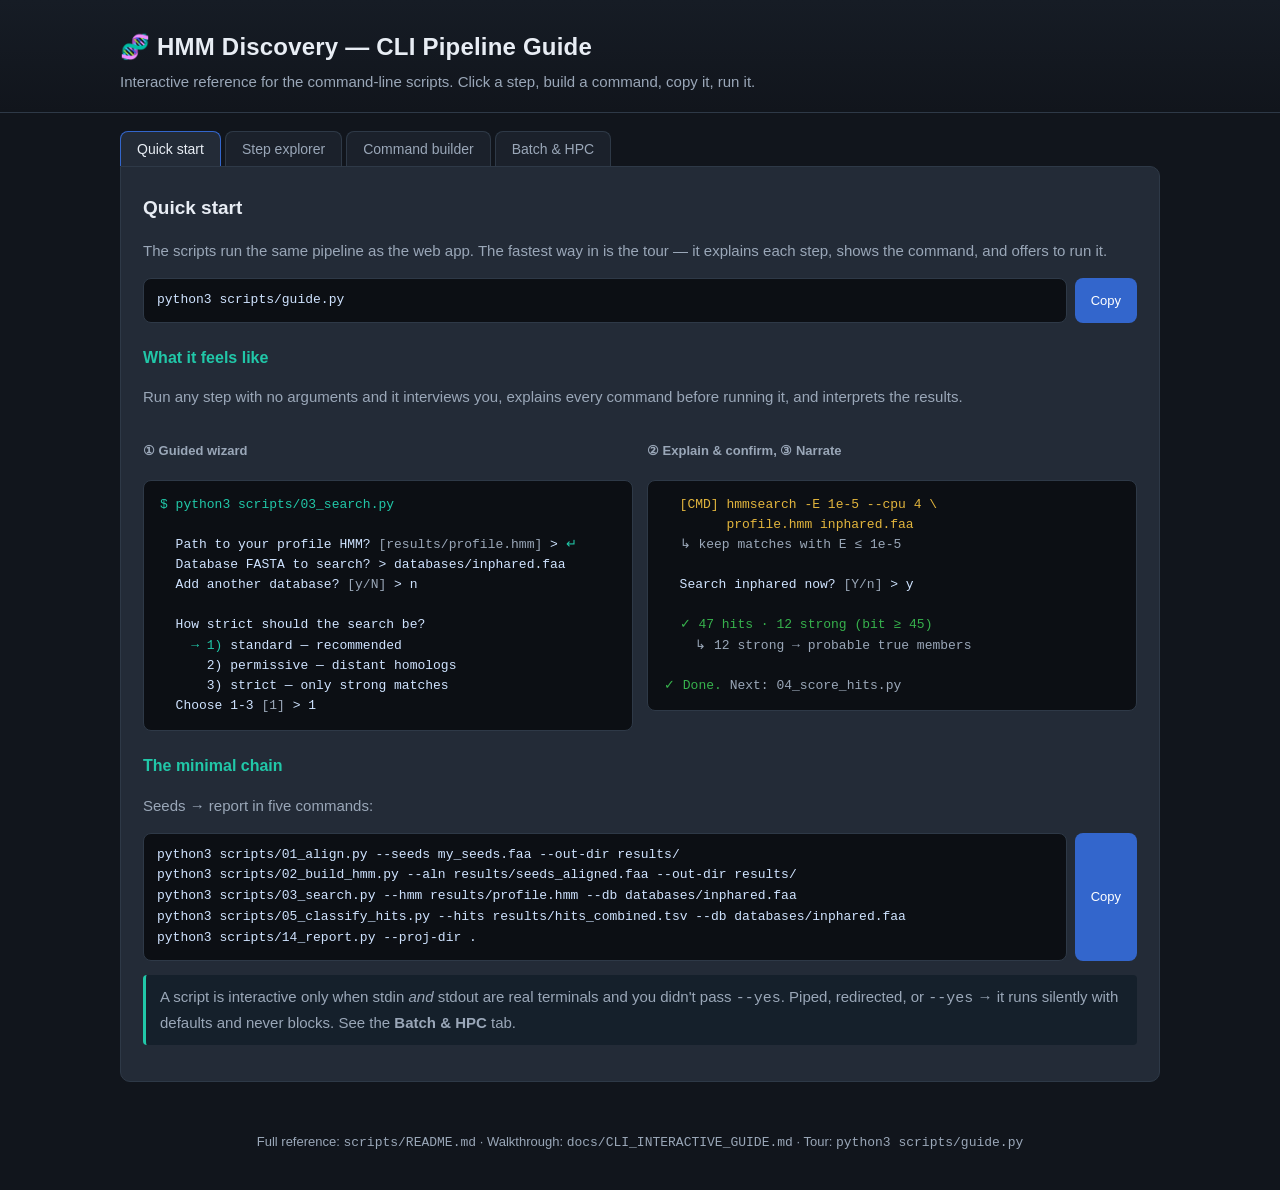
<file: docs/cli_interactive_guide.html>
<!DOCTYPE html>
<html lang="en">
<head>
<meta charset="utf-8">
<meta name="viewport" content="width=device-width, initial-scale=1">
<title>HMM Discovery — CLI Pipeline Interactive Guide</title>
<!--
  Self-contained interactive guide to the HMM Discovery command-line pipeline.
  No external/CDN dependencies — inline CSS + vanilla JS only, so it opens
  offline by double-clicking. The page renders from the STEPS data array below;
  to update a step's docs, edit that one object.
-->
<style>
  :root{
    --bg:#11151c; --panel:#1b212b; --panel2:#232b37; --ink:#e8edf4;
    --muted:#9aa7b8; --line:#2e3947; --accent:#36c; --accent2:#21c7a8;
    --yellow:#e2b53d; --green:#37b24d; --red:#e5484d; --mono:#cfe3ff;
  }
  *{box-sizing:border-box}
  html,body{margin:0;padding:0}
  body{
    background:var(--bg); color:var(--ink);
    font:15px/1.6 -apple-system,BlinkMacSystemFont,"Segoe UI",Roboto,Helvetica,Arial,sans-serif;
  }
  a{color:var(--accent2);text-decoration:none}
  a:hover{text-decoration:underline}
  code,kbd{font-family:ui-monospace,SFMono-Regular,Menlo,Consolas,monospace}
  header.top{
    padding:28px 24px 18px; border-bottom:1px solid var(--line);
    background:linear-gradient(180deg,#161c25,#11151c);
  }
  header.top h1{margin:0 0 4px;font-size:24px;letter-spacing:.2px}
  header.top p{margin:0;color:var(--muted)}
  .wrap{max-width:1080px;margin:0 auto;padding:0 20px}
  /* Tabs */
  nav.tabs{display:flex;gap:4px;flex-wrap:wrap;margin:18px auto 0;max-width:1080px;padding:0 20px}
  nav.tabs button{
    background:var(--panel);color:var(--muted);border:1px solid var(--line);
    border-bottom:none;border-radius:8px 8px 0 0;padding:9px 16px;font-size:14px;
    cursor:pointer;transition:.15s;
  }
  nav.tabs button:hover{color:var(--ink)}
  nav.tabs button.active{background:var(--panel2);color:var(--ink);border-color:var(--accent)}
  section.tab{display:none;background:var(--panel2);border:1px solid var(--line);
    border-radius:0 10px 10px 10px;padding:22px;margin-bottom:40px}
  section.tab.active{display:block}
  h2{margin:4px 0 14px;font-size:19px}
  h3{margin:22px 0 8px;font-size:16px;color:var(--accent2)}
  p.lead{color:var(--muted)}
  /* Terminal blocks */
  .term{
    background:#0c0f14;border:1px solid var(--line);border-radius:8px;
    padding:14px 16px;overflow:auto;font-family:ui-monospace,Menlo,Consolas,monospace;
    font-size:13px;line-height:1.55;white-space:pre;color:var(--mono);
  }
  .term .c{color:var(--muted)}      /* comment / dim */
  .term .y{color:var(--yellow)}     /* command */
  .term .g{color:var(--green)}      /* success */
  .term .a{color:var(--accent2)}    /* accent */
  .grid2{display:grid;grid-template-columns:1fr 1fr;gap:14px}
  @media(max-width:760px){.grid2{grid-template-columns:1fr}}
  /* Step explorer */
  .explorer{display:grid;grid-template-columns:280px 1fr;gap:16px}
  @media(max-width:760px){.explorer{grid-template-columns:1fr}}
  .steplist{display:flex;flex-direction:column;gap:4px;max-height:560px;overflow:auto}
  .steplist button{
    text-align:left;background:var(--panel);border:1px solid var(--line);color:var(--ink);
    border-radius:8px;padding:9px 12px;cursor:pointer;transition:.12s;font-size:13.5px;
  }
  .steplist button:hover{border-color:var(--accent2)}
  .steplist button.active{background:var(--panel2);border-color:var(--accent);}
  .steplist .num{display:inline-block;width:26px;color:var(--accent2);font-weight:700}
  .detail{background:var(--panel);border:1px solid var(--line);border-radius:10px;padding:18px;min-height:300px}
  .detail h3{margin-top:0}
  .pill{display:inline-block;background:var(--panel2);border:1px solid var(--line);
    border-radius:999px;padding:2px 10px;margin:2px 4px 2px 0;font-size:12px;color:var(--muted)}
  table{border-collapse:collapse;width:100%;margin:10px 0;font-size:13.5px}
  th,td{border:1px solid var(--line);padding:7px 10px;text-align:left;vertical-align:top}
  th{background:var(--panel2);color:var(--ink)}
  td code{color:var(--mono)}
  .io{display:flex;gap:18px;flex-wrap:wrap;margin:10px 0}
  .io > div{flex:1;min-width:200px}
  .io h4{margin:0 0 4px;font-size:13px;color:var(--muted);text-transform:uppercase;letter-spacing:.05em}
  /* Command line + copy */
  .cmdrow{display:flex;gap:8px;align-items:stretch;margin:10px 0}
  .cmdbox{flex:1;background:#0c0f14;border:1px solid var(--line);border-radius:8px;
    padding:11px 13px;font-family:ui-monospace,Menlo,Consolas,monospace;font-size:13px;
    color:var(--mono);overflow:auto;white-space:pre-wrap;word-break:break-word}
  button.copy{background:var(--accent);border:none;color:#fff;border-radius:8px;
    padding:0 16px;cursor:pointer;font-size:13px;white-space:nowrap}
  button.copy:hover{filter:brightness(1.12)}
  button.copy.ok{background:var(--green)}
  /* Builder form */
  .builder{background:var(--panel);border:1px solid var(--line);border-radius:10px;padding:16px;margin:12px 0}
  .builder label{display:block;font-size:13px;color:var(--muted);margin:10px 0 3px}
  .builder input[type=text],.builder select{
    width:100%;background:#0c0f14;border:1px solid var(--line);color:var(--ink);
    border-radius:7px;padding:8px 10px;font-size:13px;font-family:ui-monospace,Menlo,monospace}
  .builder .checks{display:flex;gap:18px;flex-wrap:wrap;margin-top:12px}
  .builder .checks label{display:flex;align-items:center;gap:6px;margin:0;color:var(--ink)}
  .note{background:#15202b;border-left:3px solid var(--accent2);padding:10px 14px;border-radius:4px;color:var(--muted);margin:14px 0}
  .footer{color:var(--muted);font-size:13px;padding:10px 0 40px;text-align:center}
  ul.clean{margin:8px 0;padding-left:20px}
  ul.clean li{margin:4px 0}
</style>
</head>
<body>
<header class="top">
  <div class="wrap">
    <h1>🧬 HMM Discovery — CLI Pipeline Guide</h1>
    <p>Interactive reference for the command-line scripts. Click a step, build a command, copy it, run it.</p>
  </div>
</header>

<nav class="tabs" id="tabs">
  <button data-tab="quick" class="active">Quick start</button>
  <button data-tab="explore">Step explorer</button>
  <button data-tab="builder">Command builder</button>
  <button data-tab="batch">Batch &amp; HPC</button>
</nav>

<div class="wrap">

<!-- ───────────────────────── QUICK START ───────────────────────── -->
<section class="tab active" id="tab-quick">
  <h2>Quick start</h2>
  <p class="lead">The scripts run the same pipeline as the web app. The fastest way in is the tour — it explains each step, shows the command, and offers to run it.</p>

  <div class="cmdrow">
    <div class="cmdbox" id="q-tour">python3 scripts/guide.py</div>
    <button class="copy" data-copy="q-tour">Copy</button>
  </div>

  <h3>What it feels like</h3>
  <p class="lead">Run any step with no arguments and it interviews you, explains every command before running it, and interprets the results.</p>

  <div class="grid2">
    <div>
      <h4 style="color:var(--muted);font-size:13px">① Guided wizard</h4>
      <div class="term"><span class="a">$ python3 scripts/03_search.py</span>

  Path to your profile HMM? <span class="c">[results/profile.hmm]</span> &gt; <span class="a">↵</span>
  Database FASTA to search? &gt; databases/inphared.faa
  Add another database? <span class="c">[y/N]</span> &gt; n

  How strict should the search be?
    <span class="a">→ 1)</span> standard — recommended
      2) permissive — distant homologs
      3) strict — only strong matches
  Choose 1-3 <span class="c">[1]</span> &gt; 1</div>
    </div>
    <div>
      <h4 style="color:var(--muted);font-size:13px">② Explain &amp; confirm, ③ Narrate</h4>
      <div class="term">  <span class="y">[CMD] hmmsearch -E 1e-5 --cpu 4 \
        profile.hmm inphared.faa</span>
  <span class="c">↳ keep matches with E ≤ 1e-5</span>

  Search inphared now? <span class="c">[Y/n]</span> &gt; y

  <span class="g">✓ 47 hits · 12 strong (bit ≥ 45)</span>
    <span class="c">↳ 12 strong → probable true members</span>

<span class="g">✓ Done.</span> <span class="c">Next: 04_score_hits.py</span></div>
    </div>
  </div>

  <h3>The minimal chain</h3>
  <p class="lead">Seeds → report in five commands:</p>
  <div class="cmdrow">
    <div class="cmdbox" id="q-chain">python3 scripts/01_align.py --seeds my_seeds.faa --out-dir results/
python3 scripts/02_build_hmm.py --aln results/seeds_aligned.faa --out-dir results/
python3 scripts/03_search.py --hmm results/profile.hmm --db databases/inphared.faa
python3 scripts/05_classify_hits.py --hits results/hits_combined.tsv --db databases/inphared.faa
python3 scripts/14_report.py --proj-dir .</div>
    <button class="copy" data-copy="q-chain">Copy</button>
  </div>

  <div class="note">A script is interactive only when stdin <em>and</em> stdout are real terminals and you didn't pass <code>--yes</code>. Piped, redirected, or <code>--yes</code> → it runs silently with defaults and never blocks. See the <b>Batch &amp; HPC</b> tab.</div>
</section>

<!-- ───────────────────────── STEP EXPLORER ───────────────────────── -->
<section class="tab" id="tab-explore">
  <h2>Step explorer</h2>
  <p class="lead">Click a step to see what it does, its inputs and outputs, every flag, and an example command you can copy.</p>
  <div class="explorer">
    <div class="steplist" id="steplist"><!-- buttons injected --></div>
    <div class="detail" id="stepdetail"><!-- detail injected --></div>
  </div>
</section>

<!-- ───────────────────────── COMMAND BUILDER ───────────────────────── -->
<section class="tab" id="tab-builder">
  <h2>Command builder</h2>
  <p class="lead">Pick a script, fill in your paths and options, and copy the exact command.</p>

  <div class="builder">
    <label for="b-script">Script</label>
    <select id="b-script">
      <option value="run_pipeline">run_pipeline.py — whole pipeline</option>
      <option value="align">01_align.py — align seeds</option>
      <option value="search">03_search.py — search a database</option>
    </select>

    <div id="b-fields"><!-- fields injected per script --></div>

    <div class="checks" id="b-checks"><!-- checkboxes injected --></div>
  </div>

  <div class="cmdrow">
    <div class="cmdbox" id="b-out">python3 scripts/run_pipeline.py</div>
    <button class="copy" data-copy="b-out">Copy</button>
  </div>
  <div class="note" id="b-explain"></div>
</section>

<!-- ───────────────────────── BATCH & HPC ───────────────────────── -->
<section class="tab" id="tab-batch">
  <h2>Batch, HPC &amp; Methods extraction</h2>
  <p class="lead">When no human is watching — a cluster job, cron, or a reproducible re-run — make everything silent with <code>--yes</code>.</p>

  <h3>Whole pipeline, hands-off</h3>
  <div class="cmdrow">
    <div class="cmdbox" id="ba-1">python3 scripts/run_pipeline.py --seeds my_seeds.faa --db databases/inphared.faa --proj-dir my_project/ --email you@uni.edu --cpu 8 --yes</div>
    <button class="copy" data-copy="ba-1">Copy</button>
  </div>

  <h3>Capture commands for a Methods section</h3>
  <p class="lead">Every tool call prints a <code>[CMD]</code> line. Dry-run it, or grep a real log.</p>
  <div class="cmdrow">
    <div class="cmdbox" id="ba-2">python3 scripts/03_search.py --hmm profile.hmm --db db.faa --explain-only</div>
    <button class="copy" data-copy="ba-2">Copy</button>
  </div>
  <div class="cmdrow">
    <div class="cmdbox" id="ba-3">python3 scripts/run_pipeline.py ... --yes 2>&amp;1 | tee run.log
grep '[CMD]' run.log</div>
    <button class="copy" data-copy="ba-3">Copy</button>
  </div>
  <p class="lead"><code>14_report.py</code> also writes a ready-to-paste <code>methods.txt</code> and a <code>reproducibility.json</code> audit trail.</p>

  <h3>Resume or skip steps</h3>
  <div class="cmdrow">
    <div class="cmdbox" id="ba-4">python3 scripts/run_pipeline.py ... --start-at 07 --skip 09 11 --yes</div>
    <button class="copy" data-copy="ba-4">Copy</button>
  </div>

  <h3>Interactive vs hands-off — same command, different output</h3>
  <div class="grid2">
    <div>
      <h4 style="color:var(--muted);font-size:13px">In a terminal</h4>
      <div class="term">  Search inphared now? <span class="c">[Y/n]</span> &gt; <span class="a">_</span>
  <span class="c">(waits for you)</span></div>
    </div>
    <div>
      <h4 style="color:var(--muted);font-size:13px">With --yes (HPC / cron)</h4>
      <div class="term">  <span class="y">[CMD] hmmsearch -E 1e-5 ...</span>
  <span class="g">✓ 47 hits · 12 strong</span>
  <span class="c">(no prompt, never blocks)</span></div>
    </div>
  </div>

  <h3>Shared flags</h3>
  <table>
    <tr><th>Flag</th><th>Effect</th></tr>
    <tr><td><code>--yes</code>, <code>-y</code></td><td>Non-interactive: accept defaults, never prompt</td></tr>
    <tr><td><code>--interactive</code></td><td>Force prompts even when stdout isn't a terminal</td></tr>
    <tr><td><code>--no-color</code></td><td>Disable ANSI colour (also honours <code>NO_COLOR</code>)</td></tr>
    <tr><td><code>--explain-only</code></td><td>Dry run: print explanations + commands, run nothing</td></tr>
  </table>
</section>

<div class="footer">
  Full reference: <code>scripts/README.md</code> · Walkthrough: <code>docs/CLI_INTERACTIVE_GUIDE.md</code> · Tour: <code>python3 scripts/guide.py</code>
</div>
</div><!-- /wrap -->

<script>
/* ───────────────────────── DATA ─────────────────────────
   Single source of truth for the step explorer. Mirrors the script docstrings
   and scripts/README.md. Edit here to update the explorer. */
const STEPS = [
 {id:"01",name:"Align seeds",purpose:"Line up your seed proteins column-by-column so a model can see which positions are conserved (MAFFT / Clustal Omega).",
  inputs:["--seeds  un-aligned seed FASTA"],outputs:["seeds_aligned.faa","seeds_trimmed.faa (if --trim)"],
  flags:[["--seeds","wizard","seed protein FASTA"],["--tool","mafft","mafft or clustalo"],["--trim","off","trimAl --automated1"],["--threads","4","aligner threads"],["--out-dir","results/","output directory"]],
  ex:"python3 scripts/01_align.py --seeds my_seeds.faa --out-dir results/"},
 {id:"02",name:"Build HMM",purpose:"Turn the alignment into a profile HMM — a position-by-position statistical fingerprint of the family.",
  inputs:["--aln  aligned FASTA (step 01)"],outputs:["profile.hmm"],
  flags:[["--aln","wizard","aligned FASTA"],["--name","novel_phage_gene","name embedded in HMM"],["--out-dir","results/","output directory"]],
  ex:"python3 scripts/02_build_hmm.py --aln results/seeds_aligned.faa"},
 {id:"03",name:"Search databases",purpose:"Score every protein in a database against the HMM with hmmsearch. Nucleotide DBs are 6-frame translated first.",
  inputs:["--hmm  profile HMM","--db   target FASTA (repeatable)"],outputs:["search_results/<db>.tblout","hits_combined.tsv"],
  flags:[["--hmm","wizard","profile HMM"],["--db","wizard","target FASTA (repeat for many)"],["--evalue","1e-5","E-value threshold"],["--cpu","4","threads"],["--nuc / --sixframe","off","6-frame translate nucleotide DBs"]],
  ex:"python3 scripts/03_search.py --hmm results/profile.hmm --db phages.faa"},
 {id:"04",name:"Score hits",purpose:"Weigh bit score, HMM coverage and composition bias to sort hits into high-confidence / putative / divergent tiers.",
  inputs:["--hits  hits TSV (step 03)"],outputs:["hits_scored.tsv (+ confidence_tier)"],
  flags:[["--hits","wizard","hits TSV"],["--bitscore","45.0","high_confidence boundary"],["--coverage","0.30","min HMM coverage for putative"],["--evalue","1e-5","pre-filter E-value"]],
  ex:"python3 scripts/04_score_hits.py --hits results/hits_combined.tsv"},
 {id:"05",name:"Classify + extract",purpose:"Build the canonical, fully-annotated hits table and extract the hit protein sequences from the source FASTA(s).",
  inputs:["--hits  scored/raw hits TSV","--db   source protein FASTA (repeatable)"],outputs:["hits_main.tsv","hits_proteins.faa"],
  flags:[["--hits","wizard","hits TSV"],["--db","wizard","source FASTA (repeat)"],["--domtblout","—","per-domain coords"],["--bitscore","45.0","high_confidence boundary"]],
  ex:"python3 scripts/05_classify_hits.py --hits results/hits_scored.tsv --db phages.faa"},
 {id:"06",name:"Iterate (optional)",purpose:"Grow the seed set with strong new hits and rebuild the HMM, round by round, until convergence — jackhmmer-style.",
  inputs:["--seeds","--hits-faa","--hmm","--db (repeatable)"],outputs:["seeds_expanded.faa","profile_final.hmm","iteration_history.tsv"],
  flags:[["--seeds","wizard","initial seeds"],["--hits-faa","wizard","candidate sequences (step 05)"],["--hmm","wizard","starting HMM"],["--db","wizard","target DB(s)"],["--iterations","5","max rounds"],["--bitscore","45.0","admit a new seed"]],
  ex:"python3 scripts/06_iterate.py --seeds seeds.faa --hits-faa results/hits_proteins.faa --hmm results/profile.hmm --db phages.faa"},
 {id:"07",name:"Synteny",purpose:"Fetch flanking genes for each hit, build neighbourhood tables, score conservation, draw gene-maps, and optionally run clinker.",
  inputs:["--hits  hits TSV (step 05)"],outputs:["synteny_table.tsv","synteny_map.{png,svg,pdf}","synteny_neighborhoods.gff3","clinker/clinker_output.html"],
  flags:[["--hits","wizard","hits TSV"],["--email","researcher@example.com","NCBI Entrez e-mail"],["--flanks","5","genes each side"],["--max-genomes","30","loci cap"],["--local-gb","—","local GenBank dir (offline)"],["--clinker","off","build clinker HTML"],["--identity","0.3","min identity for clinker links"]],
  ex:"python3 scripts/07_synteny.py --hits results/hits_main.tsv --email you@uni.edu --clinker"},
 {id:"08",name:"Taxonomy",purpose:"Parse each hit's sequence ID to infer host type, organism name and taxonomy — no external tools required.",
  inputs:["--hits  hits TSV"],outputs:["taxonomy_table.tsv"],
  flags:[["--hits","wizard","hits TSV"],["--out-dir","results/","output directory"]],
  ex:"python3 scripts/08_taxonomy.py --hits results/hits_main.tsv"},
 {id:"09",name:"Phylogeny",purpose:"Infer a maximum-likelihood phylogenetic tree with IQ-TREE and ultra-fast bootstrap branch support.",
  inputs:["--aln  aligned FASTA (step 01)"],outputs:["iqtree.treefile","tree.png"],
  flags:[["--aln","wizard","aligned FASTA"],["--model","TEST","substitution model or auto"],["--bootstrap","1000","UFBoot replicates"],["--cpu","4","threads"]],
  ex:"python3 scripts/09_phylogeny.py --aln results/seeds_aligned.faa"},
 {id:"10",name:"Presence/absence",purpose:"Turn the hit list into a binary genome × gene matrix and a clustered heatmap.",
  inputs:["--hits  hits TSV"],outputs:["presence_absence_matrix.tsv","presence_absence_heatmap.png"],
  flags:[["--hits","wizard","hits TSV"],["--tiers","high_confidence putative divergent","tiers to include"]],
  ex:"python3 scripts/10_matrix.py --hits results/hits_main.tsv"},
 {id:"11",name:"Cluster",purpose:"Group hit sequences above an identity threshold and pick one representative per cluster (CD-HIT or MMseqs2).",
  inputs:["--faa  protein FASTA (step 05)"],outputs:["cluster_reps.faa","cluster_membership.tsv","cluster_summary.tsv"],
  flags:[["--faa","wizard","protein FASTA"],["--tool","auto","auto / cd-hit / mmseqs2"],["--identity","0.40","identity threshold"],["--coverage","0.80","coverage threshold"]],
  ex:"python3 scripts/11_cluster.py --faa results/hits_proteins.faa"},
 {id:"12",name:"Motifs",purpose:"Discover conserved sequence motifs de novo with MEME and scan for their occurrences with FIMO.",
  inputs:["--faa  protein FASTA"],outputs:["meme_out/","fimo_hits.tsv"],
  flags:[["--faa","wizard","protein FASTA"],["--nmotifs","5","motifs to find"],["--minw","6","min width"],["--maxw","50","max width"],["--no-fimo","off","skip FIMO"]],
  ex:"python3 scripts/12_motifs.py --faa results/hits_proteins.faa"},
 {id:"13",name:"Annotate",purpose:"Add functional context: domain architecture (from Pfam domtblout) plus transmembrane/signal-peptide topology.",
  inputs:["--faa  hit FASTA","--hmm  profile HMM","--domtblout  Pfam table"],outputs:["domain_architecture.tsv","annotation_summary.tsv"],
  flags:[["--faa","wizard","hit FASTA"],["--hmm","wizard","profile HMM"],["--domtblout","wizard","Pfam --domtblout"],["--phobius","off","run Phobius"],["--tmhmm","off","run TMHMM"]],
  ex:"python3 scripts/13_annotate.py --faa results/hits_proteins.faa --hmm results/profile.hmm --domtblout pfam.domtblout"},
 {id:"14",name:"Report",purpose:"Gather every result, figure and tool version into a shareable record: HTML report, Methods text, reproducibility JSON, export ZIP.",
  inputs:["--proj-dir  project root"],outputs:["report.html","methods.txt","reproducibility.json","export.zip"],
  flags:[["--proj-dir","wizard","project root"],["--out-dir","<proj>/reports/","report output dir"]],
  ex:"python3 scripts/14_report.py --proj-dir my_project/"}
];

/* ───────────────────────── TABS ───────────────────────── */
document.querySelectorAll('nav.tabs button').forEach(b=>{
  b.addEventListener('click',()=>{
    document.querySelectorAll('nav.tabs button').forEach(x=>x.classList.remove('active'));
    document.querySelectorAll('section.tab').forEach(x=>x.classList.remove('active'));
    b.classList.add('active');
    document.getElementById('tab-'+b.dataset.tab).classList.add('active');
  });
});

/* ───────────────────────── COPY BUTTONS ───────────────────────── */
function wireCopy(scope){
  (scope||document).querySelectorAll('button.copy').forEach(btn=>{
    if(btn._wired) return; btn._wired=true;
    btn.addEventListener('click',()=>{
      const txt=document.getElementById(btn.dataset.copy).innerText;
      const done=()=>{const o=btn.textContent;btn.textContent='Copied ✓';btn.classList.add('ok');
        setTimeout(()=>{btn.textContent=o;btn.classList.remove('ok')},1200);};
      if(navigator.clipboard&&navigator.clipboard.writeText){
        navigator.clipboard.writeText(txt).then(done,()=>fallback(txt,done));
      }else fallback(txt,done);
    });
  });
}
function fallback(txt,done){
  const t=document.createElement('textarea');t.value=txt;document.body.appendChild(t);
  t.select();try{document.execCommand('copy')}catch(e){}t.remove();done();
}
wireCopy();

/* ───────────────────────── STEP EXPLORER ───────────────────────── */
const list=document.getElementById('steplist');
STEPS.forEach((s,i)=>{
  const b=document.createElement('button');
  b.innerHTML='<span class="num">'+s.id+'</span>'+s.name;
  b.addEventListener('click',()=>{showStep(i);
    list.querySelectorAll('button').forEach(x=>x.classList.remove('active'));b.classList.add('active');});
  list.appendChild(b);
});
function esc(s){return String(s).replace(/&/g,'&amp;').replace(/</g,'&lt;').replace(/>/g,'&gt;');}
function showStep(i){
  const s=STEPS[i];
  let flagRows=s.flags.map(f=>'<tr><td><code>'+esc(f[0])+'</code></td><td>'+esc(f[1])+'</td><td>'+esc(f[2])+'</td></tr>').join('');
  let inp=s.inputs.map(x=>'<span class="pill">'+esc(x)+'</span>').join('');
  let outp=s.outputs.map(x=>'<span class="pill">'+esc(x)+'</span>').join('');
  document.getElementById('stepdetail').innerHTML=
    '<h3>Step '+s.id+' — '+esc(s.name)+'</h3>'+
    '<p class="lead">'+esc(s.purpose)+'</p>'+
    '<div class="io"><div><h4>Inputs</h4>'+inp+'</div><div><h4>Outputs</h4>'+outp+'</div></div>'+
    '<table><tr><th>Flag</th><th>Default</th><th>Meaning</th></tr>'+flagRows+'</table>'+
    '<h4 style="color:var(--muted);font-size:13px;margin-top:14px">Example</h4>'+
    '<div class="cmdrow"><div class="cmdbox" id="se-cmd">'+esc(s.ex)+'</div>'+
    '<button class="copy" data-copy="se-cmd">Copy</button></div>';
  wireCopy(document.getElementById('stepdetail'));
}
showStep(0);
list.querySelector('button').classList.add('active');

/* ───────────────────────── COMMAND BUILDER ───────────────────────── */
const BUILD={
  run_pipeline:{
    script:"run_pipeline.py",
    fields:[["--seeds","my_seeds.faa","text"],["--db","databases/inphared.faa","text"],
            ["--proj-dir","my_project/","text"],["--email","you@uni.edu","text"],["--cpu","8","text"]],
    checks:[["--trim","trimAl after alignment"],["--nuc","nucleotide databases"],["--yes","hands-off (no prompts)"]],
    note:"Runs all 14 steps in order, wiring each output into the next."
  },
  align:{
    script:"01_align.py",
    fields:[["--seeds","my_seeds.faa","text"],["--out-dir","results/","text"],
            ["--tool","mafft","select:mafft,clustalo"],["--threads","4","text"]],
    checks:[["--trim","trim with trimAl"],["--yes","hands-off"]],
    note:"Aligns seed proteins; add --trim to remove poorly-aligned columns."
  },
  search:{
    script:"03_search.py",
    fields:[["--hmm","results/profile.hmm","text"],["--db","databases/inphared.faa","text"],
            ["--evalue","1e-5","select:1e-5,1e-3,1e-10"],["--cpu","4","text"]],
    checks:[["--nuc","nucleotide DB (6-frame translate)"],["--yes","hands-off"]],
    note:"Searches the database with your HMM. Lower --evalue = stricter."
  }
};
const bScript=document.getElementById('b-script');
const bFields=document.getElementById('b-fields');
const bChecks=document.getElementById('b-checks');
const bOut=document.getElementById('b-out');
const bExplain=document.getElementById('b-explain');

function renderBuilder(){
  const cfg=BUILD[bScript.value];
  bFields.innerHTML='';
  cfg.fields.forEach(([flag,ph,type])=>{
    const id='bf-'+flag.replace(/\W/g,'');
    const lab=document.createElement('label');lab.textContent=flag;lab.setAttribute('for',id);
    bFields.appendChild(lab);
    let el;
    if(type&&type.startsWith('select:')){
      el=document.createElement('select');
      type.slice(7).split(',').forEach(o=>{const op=document.createElement('option');op.value=o;op.textContent=o;el.appendChild(op);});
      el.value=ph;
    }else{el=document.createElement('input');el.type='text';el.value=ph;}
    el.id=id;el.dataset.flag=flag;el.addEventListener('input',buildCmd);el.addEventListener('change',buildCmd);
    bFields.appendChild(el);
  });
  bChecks.innerHTML='';
  cfg.checks.forEach(([flag,desc])=>{
    const id='bc-'+flag.replace(/\W/g,'');
    const lab=document.createElement('label');
    const cb=document.createElement('input');cb.type='checkbox';cb.id=id;cb.dataset.flag=flag;
    if(flag==='--yes')cb.checked=true;
    cb.addEventListener('change',buildCmd);
    lab.appendChild(cb);lab.appendChild(document.createTextNode(' '+flag+' — '+desc));
    bChecks.appendChild(lab);
  });
  bExplain.textContent=cfg.note;
  buildCmd();
}
function buildCmd(){
  const cfg=BUILD[bScript.value];
  let parts=['python3','scripts/'+cfg.script];
  bFields.querySelectorAll('[data-flag]').forEach(el=>{
    const v=el.value.trim();
    if(v) parts.push(el.dataset.flag,v);
  });
  bChecks.querySelectorAll('input[type=checkbox]').forEach(cb=>{
    if(cb.checked) parts.push(cb.dataset.flag);
  });
  bOut.textContent=parts.join(' ');
}
bScript.addEventListener('change',renderBuilder);
renderBuilder();
</script>
</body>
</html>
</file>
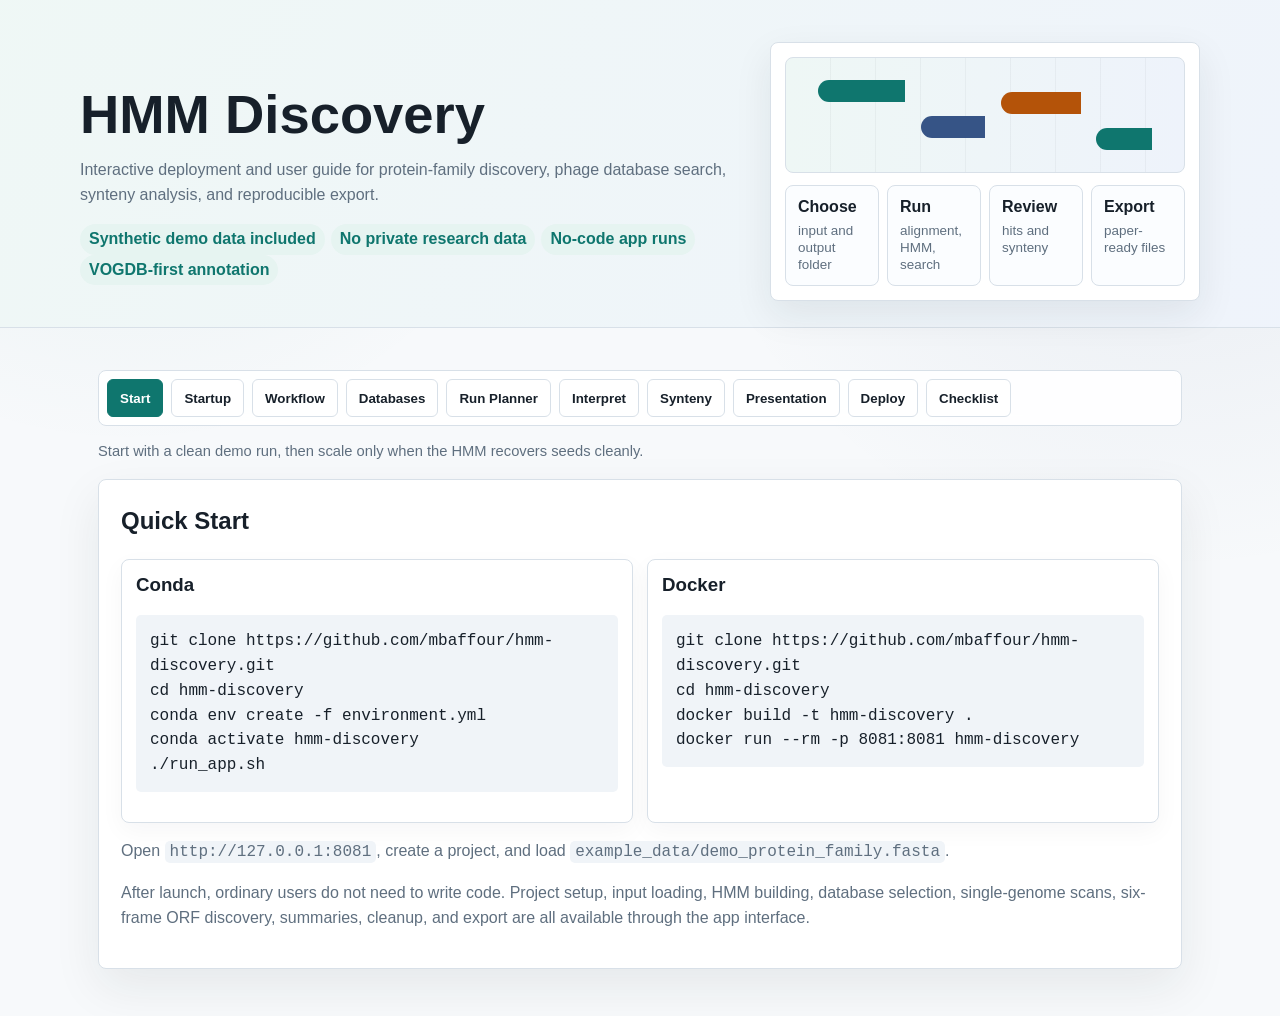
<file: www/guide.html>
<!doctype html>
<html lang="en">
<head>
  <meta charset="utf-8">
  <meta name="viewport" content="width=device-width, initial-scale=1">
  <title>HMM Discovery Interactive Guide</title>
  <style>
    :root {
      --ink: #17202a;
      --muted: #5f6f7f;
      --line: #d8e0e8;
      --bg: #f7f9fb;
      --panel: #ffffff;
      --accent: #0f766e;
      --accent2: #365486;
      --warn: #a16207;
      --danger: #9f1239;
      --copper: #b45309;
      --shadow: 0 18px 48px rgba(23, 32, 42, 0.08);
    }
    * { box-sizing: border-box; }
    html { scroll-behavior: smooth; }
    body {
      margin: 0;
      font-family: -apple-system, BlinkMacSystemFont, "Segoe UI", sans-serif;
      color: var(--ink);
      background:
        radial-gradient(circle at 10% 0%, rgba(15,118,110,0.08), transparent 28rem),
        radial-gradient(circle at 92% 6%, rgba(54,84,134,0.09), transparent 32rem),
        var(--bg);
      line-height: 1.55;
      overflow-wrap: anywhere;
      overflow-x: hidden;
    }
    header {
      padding: 42px 22px 26px;
      background:
        linear-gradient(120deg, rgba(238,247,245,0.94), rgba(238,243,251,0.94)),
        #ffffff;
      border-bottom: 1px solid var(--line);
    }
    header div, main { max-width: 1120px; margin: 0 auto; }
    h1 { margin: 0 0 8px; font-size: clamp(2rem, 5vw, 3.4rem); line-height: 1; letter-spacing: 0; }
    h2 { margin-top: 0; }
    p { color: var(--muted); }
    main { padding: 24px 18px 48px; }
    nav {
      display: flex;
      flex-wrap: wrap;
      gap: 8px;
      margin: 18px 0 24px;
      position: sticky;
      top: 8px;
      z-index: 3;
      padding: 8px;
      border: 1px solid var(--line);
      border-radius: 8px;
      background: rgba(255,255,255,0.9);
      backdrop-filter: blur(8px);
    }
    button {
      border: 1px solid var(--line);
      background: var(--panel);
      color: var(--ink);
      border-radius: 6px;
      padding: 9px 12px;
      font-weight: 650;
      cursor: pointer;
      min-height: 38px;
      transition: transform 0.15s ease, border-color 0.15s ease, background 0.15s ease;
    }
    button.active { background: var(--accent); color: white; border-color: var(--accent); }
    button:hover { transform: translateY(-1px); border-color: var(--accent); }
    section.tab {
      display: none;
      background: var(--panel);
      border: 1px solid var(--line);
      border-radius: 8px;
      padding: 22px;
      box-shadow: var(--shadow);
      min-width: 0;
    }
    section.tab.active { display: block; }
    main > *,
    section,
    .card,
    .guide-visual,
    .meter-step,
    .planner-meter,
    .grid {
      min-width: 0;
      max-width: 100%;
    }
    .grid { display: grid; grid-template-columns: repeat(auto-fit, minmax(240px, 1fr)); gap: 14px; }
    .card {
      border: 1px solid var(--line);
      border-radius: 8px;
      padding: 14px;
      background: #fff;
      min-width: 0;
      min-height: 132px;
      box-shadow: 0 8px 24px rgba(23,32,42,0.04);
    }
    .card h3 { line-height: 1.18; margin-top: 0; }
    .card p { margin-bottom: 0; }
    code, pre {
      font-family: ui-monospace, SFMono-Regular, Menlo, Consolas, monospace;
      background: #f0f4f8;
      border-radius: 5px;
      white-space: pre-wrap;
      overflow-wrap: anywhere;
    }
    code { padding: 2px 5px; }
    pre { overflow: auto; padding: 14px; }
    details {
      border: 1px solid var(--line);
      border-radius: 8px;
      padding: 12px 14px;
      background: #fff;
      margin: 10px 0;
    }
    details[open] { border-color: rgba(15,118,110,0.4); box-shadow: 0 8px 20px rgba(15,118,110,0.06); }
    summary { font-weight: 700; cursor: pointer; }
    .checklist label { display: block; margin: 8px 0; color: var(--ink); }
    .pill {
      display: inline-block;
      border-radius: 999px;
      padding: 3px 9px;
      background: #e6f4f1;
      color: var(--accent);
      font-weight: 700;
      margin-right: 6px;
    }
    .warn { color: var(--warn); font-weight: 700; }
    .hero-guide {
      display: grid;
      grid-template-columns: minmax(0, 1fr) minmax(280px, 430px);
      gap: 22px;
      align-items: end;
    }
    .guide-visual {
      border: 1px solid var(--line);
      border-radius: 8px;
      background: #fff;
      padding: 14px;
      box-shadow: 0 14px 38px rgba(23,32,42,0.08);
    }
    .guide-track {
      position: relative;
      height: 116px;
      border-radius: 8px;
      border: 1px solid var(--line);
      background:
        repeating-linear-gradient(90deg, transparent 0 44px, rgba(23,32,42,0.045) 44px 45px),
        linear-gradient(90deg, #eef7f5, #eef3fb);
      overflow: hidden;
      margin-bottom: 12px;
    }
    .orf { position: absolute; height: 22px; border-radius: 999px 8px 8px 999px; background: var(--accent); }
    .orf.b { background: var(--accent2); }
    .orf.c { background: var(--copper); }
    .planner-meter {
      display: grid;
      grid-template-columns: repeat(4, minmax(0, 1fr));
      gap: 8px;
      margin: 14px 0;
    }
    .meter-step {
      border: 1px solid var(--line);
      border-radius: 8px;
      padding: 12px;
      background: #fbfdff;
      min-height: 92px;
    }
    .meter-step strong { display: block; line-height: 1.18; }
    .meter-step span { display: block; color: var(--muted); font-size: 0.84rem; line-height: 1.28; margin-top: 5px; }
    .tab-feedback {
      color: var(--muted);
      font-size: 0.92rem;
      margin: -10px 0 16px;
    }
    @media (max-width: 780px) {
      .hero-guide { grid-template-columns: 1fr; }
      nav { position: static; }
      .planner-meter { grid-template-columns: 1fr 1fr; }
    }
    @media (max-width: 520px) {
      main { padding-inline: 14px; }
      section.tab { padding: 16px; }
      .planner-meter { grid-template-columns: 1fr; }
      button { flex: 1 1 100%; }
    }
  </style>
</head>
<body>
  <header>
    <div class="hero-guide">
      <div>
        <h1>HMM Discovery</h1>
        <p>Interactive deployment and user guide for protein-family discovery, phage database search, synteny analysis, and reproducible export.</p>
        <p><span class="pill">Synthetic demo data included</span><span class="pill">No private research data</span><span class="pill">No-code app runs</span><span class="pill">VOGDB-first annotation</span></p>
      </div>
      <div class="guide-visual" aria-label="Genome context and no-code workflow preview">
        <div class="guide-track">
          <span class="orf" style="left:8%;top:22px;width:22%;"></span>
          <span class="orf b" style="left:34%;top:58px;width:16%;"></span>
          <span class="orf c" style="left:54%;top:34px;width:20%;"></span>
          <span class="orf" style="left:78%;top:70px;width:14%;"></span>
        </div>
        <div class="planner-meter" style="margin:0;">
          <div class="meter-step"><strong>Choose</strong><span>input and output folder</span></div>
          <div class="meter-step"><strong>Run</strong><span>alignment, HMM, search</span></div>
          <div class="meter-step"><strong>Review</strong><span>hits and synteny</span></div>
          <div class="meter-step"><strong>Export</strong><span>paper-ready files</span></div>
        </div>
      </div>
    </div>
  </header>
  <main>
    <nav aria-label="Guide tabs">
      <button class="active" data-tab="start">Start</button>
      <button data-tab="startup">Startup</button>
      <button data-tab="workflow">Workflow</button>
      <button data-tab="databases">Databases</button>
      <button data-tab="planner">Run Planner</button>
      <button data-tab="interpret">Interpret</button>
      <button data-tab="synteny">Synteny</button>
      <button data-tab="presentation">Presentation</button>
      <button data-tab="deploy">Deploy</button>
      <button data-tab="checklist">Checklist</button>
    </nav>
    <p class="tab-feedback" id="tab-feedback">Start with a clean demo run, then scale only when the HMM recovers seeds cleanly.</p>

    <section id="start" class="tab active">
      <h2>Quick Start</h2>
      <div class="grid">
        <div class="card">
          <h3>Conda</h3>
          <pre>git clone https://github.com/mbaffour/hmm-discovery.git
cd hmm-discovery
conda env create -f environment.yml
conda activate hmm-discovery
./run_app.sh</pre>
        </div>
        <div class="card">
          <h3>Docker</h3>
          <pre>git clone https://github.com/mbaffour/hmm-discovery.git
cd hmm-discovery
docker build -t hmm-discovery .
docker run --rm -p 8081:8081 hmm-discovery</pre>
        </div>
      </div>
      <p>Open <code>http://127.0.0.1:8081</code>, create a project, and load <code>example_data/demo_protein_family.fasta</code>.</p>
      <p>After launch, ordinary users do not need to write code. Project setup, input loading, HMM building, database selection, single-genome scans, six-frame ORF discovery, summaries, cleanup, and export are all available through the app interface.</p>
    </section>

    <section id="startup" class="tab">
      <h2>Comprehensive Startup Guide</h2>
      <p>Use this when you are starting on a fresh computer, helping a labmate, or preparing a shared deployment.</p>
      <div class="grid">
        <div class="card">
          <h3>1. Pick an install route</h3>
          <p>Use Conda/Mamba for a normal laptop or workstation install. Use Docker for a repeatable container deployment or shared server.</p>
        </div>
        <div class="card">
          <h3>2. Launch the app</h3>
          <p>Run <code>./run_app.sh</code>, then open <code>http://127.0.0.1:8081</code>. The public website cannot launch the local app by itself; the app starts from your machine or server.</p>
        </div>
        <div class="card">
          <h3>3. Run the demo first</h3>
          <p>Create a project, load <code>example_data/demo_protein_family.fasta</code>, build the alignment/HMM, validate seed recovery, and export a ZIP.</p>
        </div>
        <div class="card">
          <h3>4. Start small with real data</h3>
          <p>Load curated protein seeds, confirm the HMM works, then search fast protein databases before large genome or gut viral catalogues.</p>
        </div>
        <div class="card">
          <h3>5. Single-genome scan</h3>
          <p>Register one nucleotide FASTA or GenBank file in Database Setup, select only that target in Step 4, and use six-frame ORFs when unusual genes matter.</p>
        </div>
        <div class="card">
          <h3>6. Long runs</h3>
          <p>Keep the computer awake, watch disk space, export summaries, then clear cache files when the final report and ZIP are safely saved.</p>
        </div>
        <div class="card">
          <h3>7. Output folders</h3>
          <p>The sidebar project folder is the working analysis folder. Step 9 has a folder picker plus manual path field for choosing where the final ZIP is saved.</p>
        </div>
        <div class="card">
          <h3>8. File and folder picking</h3>
          <p>Every local file/folder path field has an in-app picker, including project folders, Step 1 inputs, custom databases, benchmark paths, synteny GenBank folders, and exports.</p>
        </div>
      </div>
      <details open><summary>Conda startup commands</summary><pre>git clone https://github.com/mbaffour/hmm-discovery.git
cd hmm-discovery
conda env create -f environment.yml
conda activate hmm-discovery
./run_app.sh</pre></details>
      <details><summary>Updating an existing install</summary><pre>git pull
conda env update -f environment.yml --prune
conda activate hmm-discovery
./run_app.sh</pre><p>After updating, restart the app process and refresh the browser tab at <code>http://127.0.0.1:8081</code>. Once the updated server is running, a normal browser refresh shows the new app.</p></details>
      <details><summary>Docker startup commands</summary><pre>git clone https://github.com/mbaffour/hmm-discovery.git
cd hmm-discovery
docker build -t hmm-discovery .
docker run --rm -p 8081:8081 hmm-discovery</pre></details>
      <details><summary>Persistent Docker projects</summary><pre>mkdir -p projects
docker run --rm -p 8081:8081 \
  -v "$PWD/projects:/app/projects" \
  hmm-discovery</pre></details>
      <details><summary>Keep macOS awake for long runs</summary><pre>caffeinate -dimsu</pre><p>Stop it with <code>Control-C</code> after the run finishes.</p></details>
      <details open><summary>Choosing files and folders without typing</summary><p>Use the picker beside each path field to browse Home, Documents, Desktop, the current project folder, parent folders, subfolders, and matching files. Click <strong>Use Selected</strong> for a file or selected folder, or <strong>Use Current Folder</strong> when the current folder itself is the destination. Folder destinations can create a new subfolder directly from the picker.</p></details>
      <details open><summary>Choosing where outputs go</summary><p>Choose/create a project folder in the sidebar for the working analysis. In Step 9, use <strong>Choose final export folder (ZIP destination)</strong> and the built-in folder picker to browse Home, Documents, Desktop, the current project, parent folders, and subfolders. Click <strong>Use This Folder</strong> to fill the path, or create a new subfolder and use it immediately.</p></details>
      <p>Full Markdown reference: <a href="https://github.com/mbaffour/hmm-discovery/blob/main/docs/STARTUP_GUIDE.md">docs/STARTUP_GUIDE.md</a>.</p>
    </section>

    <section id="workflow" class="tab">
      <h2>Research Workflow</h2>
      <details open><summary>1. Input</summary><p>Load a curated protein seed FASTA for your family. The demo FASTA is synthetic and only checks that the app works. Use the Step 1 file/folder picker if you do not want to type a local path.</p></details>
      <details><summary>2. Alignment and HMM</summary><p>Run MAFFT, trimAl, and HMMER. Inspect seed recovery before searching large databases.</p></details>
      <details><summary>3. Search</summary><p>Start with protein databases for a fast signal. For a single genome or bring-your-own FASTA run, register the target in <strong>Database Setup -> Add Custom Database / Single Genome Target</strong>. Nucleotide targets can be searched with Prodigal predicted genes or exhaustive six-frame ORFs.</p></details>
      <details><summary>4. Analysis</summary><p>Review confidence tiers, clusters, motifs, taxonomy, phylogeny, and synteny.</p></details>
      <details><summary>5. Export</summary><p>Generate a run summary, then download TSVs, figures, report HTML, methods text, reproducibility JSON, and the full ZIP. Step 9 can copy the final ZIP directly to a folder you choose, while the project folder remains the working analysis folder.</p></details>
    </section>

    <section id="databases" class="tab">
      <h2>Database Strategy</h2>
      <p>The app includes registry entries for public databases but not the database files themselves.</p>
      <div class="grid">
        <div class="card"><h3>Fast check</h3><p>INPHARED proteins and RefSeq viral proteins are good first searches.</p></div>
        <div class="card"><h3>Single genome target</h3><p>Register one nucleotide FASTA as a custom database when you want to ask whether a specific genome contains the family.</p></div>
        <div class="card"><h3>Weird-gene mode</h3><p>Use exhaustive six-frame ORFs for short, overlapping, noncanonical, or annotation-missed genes. Use Prodigal for faster conventional gene prediction.</p></div>
        <div class="card"><h3>Discovery run</h3><p>INPHARED genomes and RefSeq viral genomes search translated proteins from nucleotide FASTA.</p></div>
        <div class="card"><h3>Gut Phage Database</h3><p>Use GPD when your biological question involves gut phages or when reviewers may expect gut-viral breadth beyond curated references.</p></div>
        <div class="card"><h3>GVD-AVrC</h3><p>Use GVD-AVrC for large-scale gut and environmental viral diversity. It is slower and larger, so run it after the HMM passes smaller checks.</p></div>
        <div class="card"><h3>Viral annotation</h3><p>Use VOGDB VFAM for preferred viral ortholog/family annotation. It uses HMMER hmmscan and writes <code>vogdb_vfam_annotation.tsv</code>.</p></div>
        <div class="card"><h3>Reliability</h3><p>Large public files are cached resumably before local search to survive network interruptions.</p></div>
      </div>
      <p>Gut viral breadth: <strong>GPD</strong> is useful for gut-phage discovery claims, while <strong>GVD-AVrC</strong> is the larger breadth check for gut/environmental viral catalogues. They are discovery databases, not replacement annotation layers; pair them with VOGDB/Pfam and synteny for interpretation.</p>
      <p>VOGDB source: release 230 / RefSeq release 230, 39,585 VFAMs, <code>https://fileshare.csb.univie.ac.at/vog/vog230/vfam.hmm.tar.gz</code> and <code>https://fileshare.csb.univie.ac.at/vog/vog230/vfam.annotations.tsv.gz</code>.</p>
    </section>

    <section id="planner" class="tab">
      <h2>Run Planner</h2>
      <p>Choose the smallest run that answers the question, then scale up only after the HMM behaves well.</p>
      <div class="planner-meter" aria-label="Recommended run escalation">
        <div class="meter-step"><strong>1. Demo</strong><span>synthetic FASTA, export check</span></div>
        <div class="meter-step"><strong>2. Single Genome</strong><span>six-frame ORFs and coordinates</span></div>
        <div class="meter-step"><strong>3. Fast Biology</strong><span>proteins and Swiss-Prot</span></div>
        <div class="meter-step"><strong>4. Reviewer Scale</strong><span>genomes, breadth, specificity</span></div>
      </div>
      <div class="grid">
        <div class="card"><h3>Installation check</h3><p>Run the synthetic demo FASTA through input, alignment, HMM build, self-search, and export. This confirms the app and environment are healthy.</p></div>
        <div class="card"><h3>Single-genome question</h3><p>Register one nucleotide FASTA, select only that database, use exhaustive six-frame ORFs, and inspect coordinate-bearing hits plus synteny placement.</p></div>
        <div class="card"><h3>Fast biological signal</h3><p>Search INPHARED proteins, RefSeq viral proteins, and Swiss-Prot. This is the fastest way to see whether the HMM has a plausible signal.</p></div>
        <div class="card"><h3>Reviewer-scale discovery</h3><p>Add INPHARED genomes and RefSeq viral genomes. Use GPD/GVD-AVrC for gut/environmental breadth and RefSeq bacterial proteins for background specificity.</p></div>
      </div>
      <p class="warn">Do not start with every database unless you already know the HMM recovers seeds and the output disk has room.</p>
    </section>

    <section id="interpret" class="tab">
      <h2>Interpreting Results</h2>
      <details open><summary>What makes a hit convincing?</summary><p>Look for a strong bit score, low E-value, good HMM coverage, recovery of expected seed behavior, consistent database context, and a genomic neighborhood that makes biological sense.</p></details>
      <details><summary>What if six-frame finds hits Prodigal missed?</summary><p>That is expected for short, overlapping, noncanonical, or unusual genes. Treat the hit as a candidate and inspect coordinates, strand, coverage, synteny, and translated peptide length.</p></details>
      <details><summary>What should I cite?</summary><p>Cite HMM Discovery plus every tool and database selected in the run. Use <code>ACKNOWLEDGEMENTS.md</code>, <code>CITATION.cff</code>, <code>METHODS_TEXT.txt</code>, and <code>reproducibility.json</code>.</p></details>
      <details><summary>What should I not overclaim?</summary><p>Annotation databases suggest family/function context but are not proof of biochemical activity. Borderline hits still need review.</p></details>
    </section>

    <section id="synteny" class="tab">
      <h2>Synteny Outputs</h2>
      <p>Synteny aims to place each hit and recover five upstream and five downstream genes.</p>
      <ul>
        <li><code>synteny_table.tsv</code> for spreadsheet and custom plotting workflows.</li>
        <li><code>synteny_neighborhoods.gff3</code> for genome visualization tools.</li>
        <li><code>synteny_placement_report.tsv</code> for diagnosing unplaced hits.</li>
      </ul>
      <p class="warn">For unpublished genomes, keep project folders private and do not commit outputs.</p>
    </section>

    <section id="presentation" class="tab">
      <h2>Presentation Images</h2>
      <p>Use these 16:9 diagrams in slides, posters, lab meetings, onboarding, or a project website. They contain no private research data.</p>
      <div class="grid">
        <div class="card"><h3>Workflow overview</h3><p><a href="presentation/hmm_discovery_workflow_overview.svg">Open SVG</a></p></div>
        <div class="card"><h3>No-code user journey</h3><p><a href="presentation/hmm_discovery_no_code_user_journey.svg">Open SVG</a></p></div>
        <div class="card"><h3>Database strategy</h3><p><a href="presentation/hmm_discovery_database_strategy.svg">Open SVG</a></p></div>
        <div class="card"><h3>Outputs and reproducibility</h3><p><a href="presentation/hmm_discovery_outputs_reproducibility.svg">Open SVG</a></p></div>
      </div>
      <p>SVG files are best for crisp scalable slides. PNG exports are included when the local renderer is available.</p>
    </section>

    <section id="deploy" class="tab">
      <h2>Deployment Notes</h2>
      <div class="grid">
        <div class="card"><h3>Single lab machine</h3><p>Use conda or mamba, launch with <code>./run_app.sh</code>, and keep project directories on a large local disk.</p></div>
        <div class="card"><h3>Shared server</h3><p>Run behind institutional authentication and mount a persistent project volume.</p></div>
        <div class="card"><h3>Container</h3><p>Use the Dockerfile for reproducible installations across devices.</p></div>
      </div>
      <h3>All-Database Validation</h3>
      <p>In the app, open <strong>Database Setup</strong> and expand <strong>All-Database Research Validation</strong>. Use <strong>Dry-Run Expansion</strong> first, then <strong>Start / Resume</strong>. The app displays the manifest, PID, per-database status, and live log.</p>
      <p class="warn">For nucleotide databases, use exhaustive six-frame ORFs for discovery validation. Prodigal is available as a faster conventional annotation baseline, but it can miss the weird genes this tool is designed to find.</p>
      <p>After a run, open <strong>Step 9 -> Run Summary</strong> to create <code>RUN_SUMMARY.md</code> and <code>run_summary.json</code> with inputs, settings, database statuses, hit counts, confidence tiers, synteny status, and key output files.</p>
      <p>A release is core-discovery ready when required discovery databases pass and optional annotation databases are recorded as complete, failed, skipped, or partial with a clear reason. VOGDB VFAM is the supported viral ortholog annotation route.</p>
      <p>For methods and citation hygiene, include the repository citation plus every tool and database selected in the run. The release bundle includes <code>docs/METHODOLOGY.md</code>, <code>ACKNOWLEDGEMENTS.md</code>, and <code>CITATION.cff</code>, while run exports include <code>METHODS_TEXT.txt</code> and <code>reproducibility.json</code>.</p>
      <p>Seed/input FASTA files are not auto-registered as databases; the registry contains public databases plus only custom databases a user explicitly adds.</p>
    </section>

    <section id="checklist" class="tab">
      <h2>Pre-Publish Checklist</h2>
      <div class="checklist">
        <label><input type="checkbox"> No private FASTA, GenBank, logs, results, or database files are committed.</label>
        <label><input type="checkbox"> <code>python -m compileall -q app.py core ui pipeline</code> passes.</label>
        <label><input type="checkbox"> Environment check reports <code>all_full_run_ok</code>.</label>
        <label><input type="checkbox"> Demo FASTA runs through alignment, HMM build, validation, and export.</label>
        <label><input type="checkbox"> Single-genome nucleotide run works with exhaustive six-frame ORFs and preserves hit coordinates.</label>
        <label><input type="checkbox"> Export ZIP can be saved to a user-selected folder.</label>
        <label><input type="checkbox"> Step 9 Run Summary creates <code>RUN_SUMMARY.md</code> and <code>run_summary.json</code>.</label>
        <label><input type="checkbox"> App benchmark panel dry-run creates a manifest and log.</label>
        <label><input type="checkbox"> All-database benchmark finishes or records explicit statuses for every registered database.</label>
        <label><input type="checkbox"> Database list contains no seed/input FASTA entries.</label>
        <label><input type="checkbox"> README, deployment checklist, and blog post are reviewed.</label>
        <label><input type="checkbox"> Website landing page, interactive guide, methodology document, acknowledgements, and citation metadata are reviewed.</label>
      </div>
    </section>
  </main>
  <script>
    const buttons = [...document.querySelectorAll("button[data-tab]")];
    const tabs = [...document.querySelectorAll("section.tab")];
    const feedback = document.getElementById("tab-feedback");
    const messages = {
      start: "Start with a clean demo run, then scale only when the HMM recovers seeds cleanly.",
      startup: "Install once, launch locally, run the demo, then scale carefully.",
      workflow: "Follow the same scientific story every time: input, build, search, review, export.",
      databases: "Pick databases for the question. The app does not download everything unless you ask it to.",
      planner: "Choose the smallest run that answers the question, then add breadth and specificity checks.",
      interpret: "Annotation is context, not proof. Good hits earn confidence from scores, coverage, and biology.",
      synteny: "Synteny exports are designed for downstream plotting and manual review.",
      presentation: "These graphics are safe for slides because they contain no unpublished sequences.",
      deploy: "For deployment, keep private runs out of the Git repository and preserve reproducibility files.",
      checklist: "Use this list before GitHub upload or shared-lab deployment."
    };
    buttons.forEach((button) => {
      button.addEventListener("click", () => {
        buttons.forEach((b) => b.classList.remove("active"));
        tabs.forEach((t) => t.classList.remove("active"));
        button.classList.add("active");
        document.getElementById(button.dataset.tab).classList.add("active");
        if (feedback) feedback.textContent = messages[button.dataset.tab] || "";
      });
    });
  </script>
</body>
</html>
</file>
